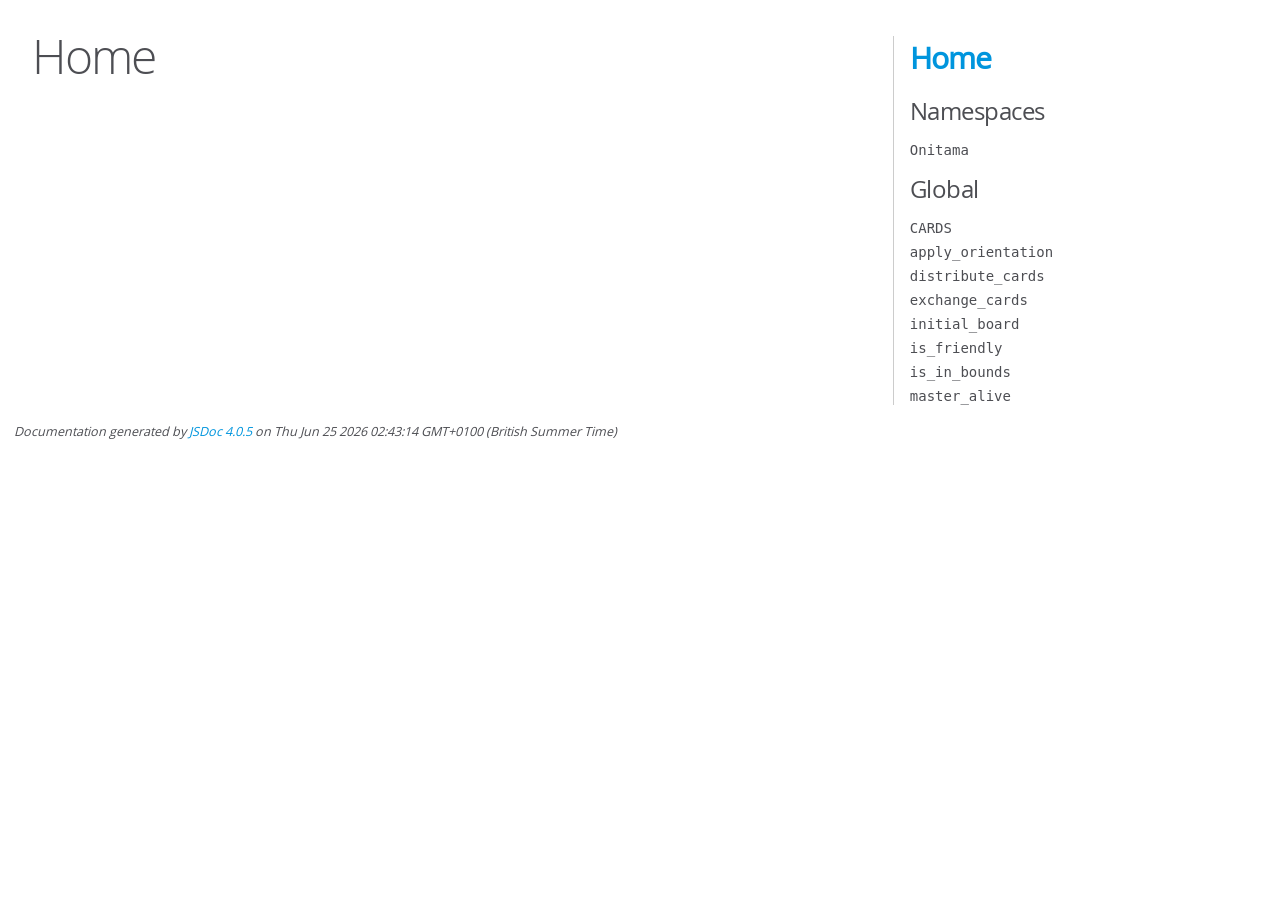
<file: web-app/docs/index.html>
<!DOCTYPE html>
<html lang="en">
<head>
    <meta charset="utf-8">
    <title>JSDoc: Home</title>

    <script src="scripts/prettify/prettify.js"> </script>
    <script src="scripts/prettify/lang-css.js"> </script>
    <!--[if lt IE 9]>
      <script src="//html5shiv.googlecode.com/svn/trunk/html5.js"></script>
    <![endif]-->
    <link type="text/css" rel="stylesheet" href="styles/prettify-tomorrow.css">
    <link type="text/css" rel="stylesheet" href="styles/jsdoc-default.css">
</head>

<body>

<div id="main">

    <h1 class="page-title">Home</h1>

    



    


    <h3> </h3>










    









</div>

<nav>
    <h2><a href="index.html">Home</a></h2><h3>Namespaces</h3><ul><li><a href="Onitama.html">Onitama</a></li></ul><h3>Global</h3><ul><li><a href="global.html#CARDS">CARDS</a></li><li><a href="global.html#apply_orientation">apply_orientation</a></li><li><a href="global.html#distribute_cards">distribute_cards</a></li><li><a href="global.html#exchange_cards">exchange_cards</a></li><li><a href="global.html#initial_board">initial_board</a></li><li><a href="global.html#is_friendly">is_friendly</a></li><li><a href="global.html#is_in_bounds">is_in_bounds</a></li><li><a href="global.html#master_alive">master_alive</a></li></ul>
</nav>

<br class="clear">

<footer>
    Documentation generated by <a href="https://github.com/jsdoc/jsdoc">JSDoc 4.0.5</a> on Thu Jun 25 2026 02:43:14 GMT+0100 (British Summer Time)
</footer>

<script> prettyPrint(); </script>
<script src="scripts/linenumber.js"> </script>
</body>
</html>
</file>
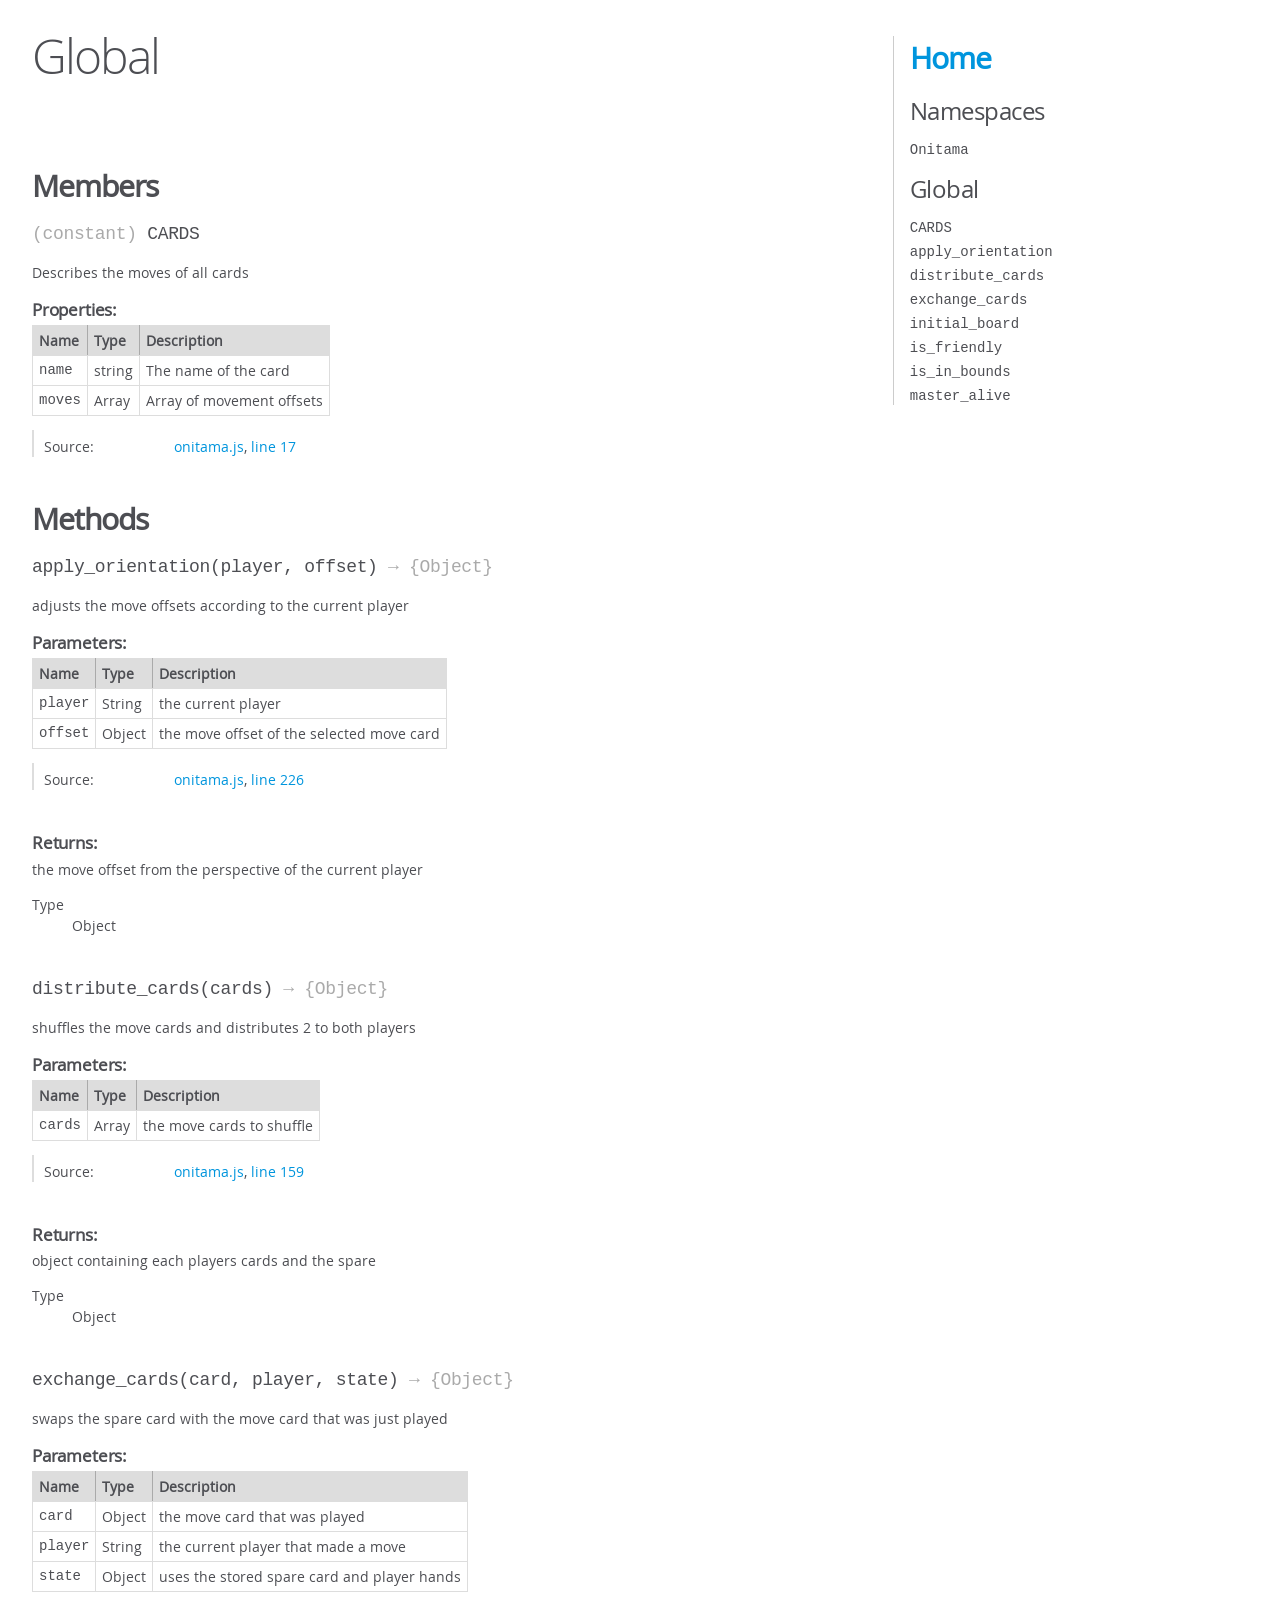
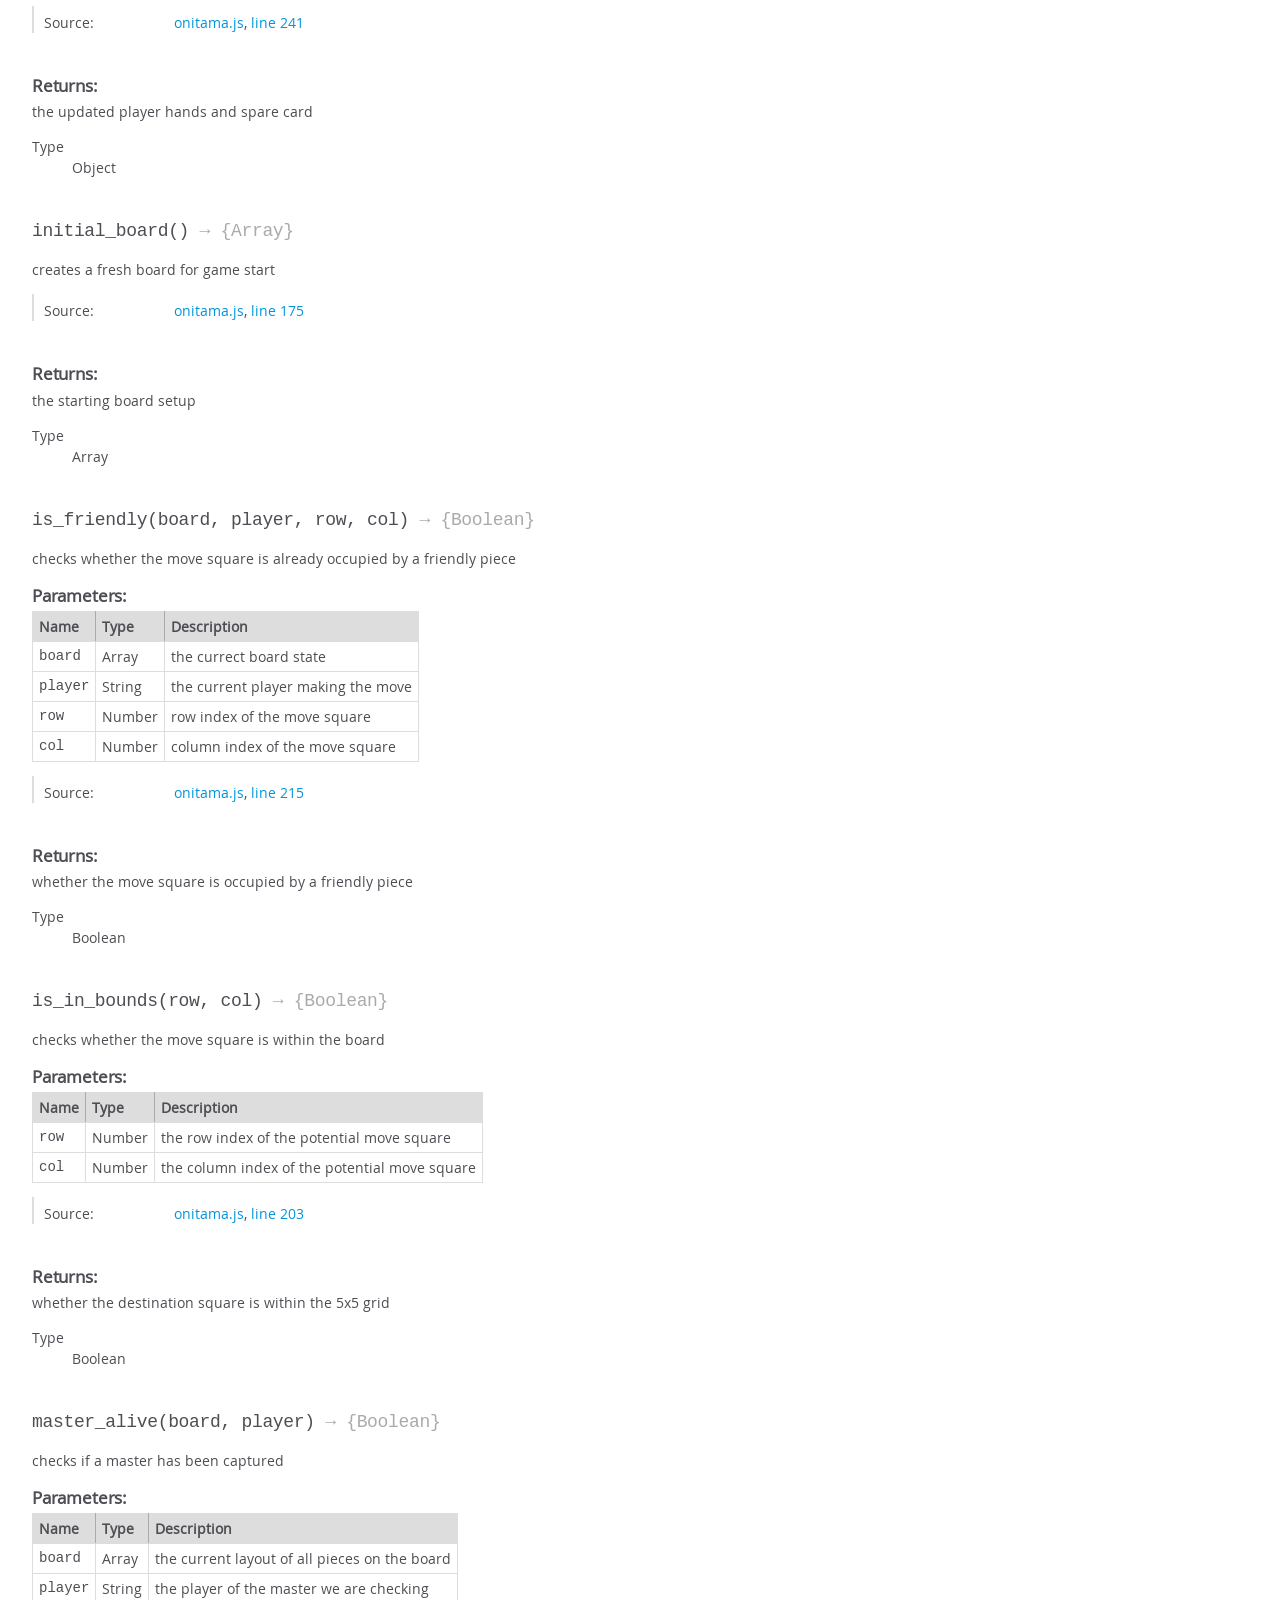
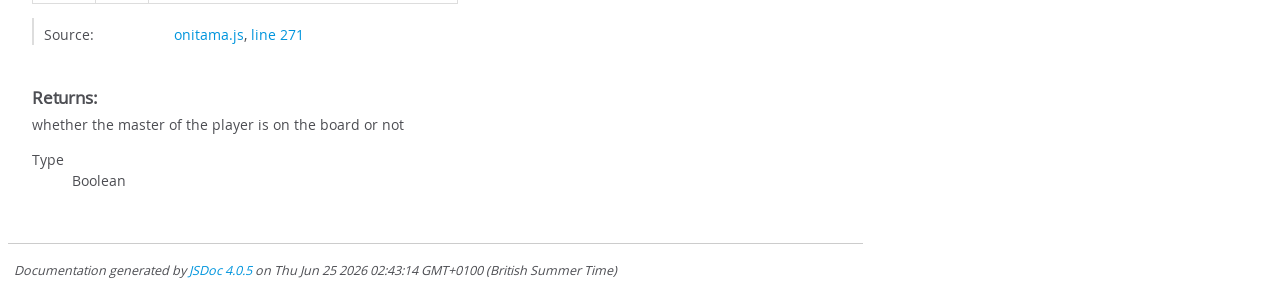
<file: web-app/docs/global.html>
<!DOCTYPE html>
<html lang="en">
<head>
    <meta charset="utf-8">
    <title>JSDoc: Global</title>

    <script src="scripts/prettify/prettify.js"> </script>
    <script src="scripts/prettify/lang-css.js"> </script>
    <!--[if lt IE 9]>
      <script src="//html5shiv.googlecode.com/svn/trunk/html5.js"></script>
    <![endif]-->
    <link type="text/css" rel="stylesheet" href="styles/prettify-tomorrow.css">
    <link type="text/css" rel="stylesheet" href="styles/jsdoc-default.css">
</head>

<body>

<div id="main">

    <h1 class="page-title">Global</h1>

    




<section>

<header>
    
        <h2></h2>
        
    
</header>

<article>
    <div class="container-overview">
    
        

        


<dl class="details">

    

    

    

    

    

    

    

    

    

    

    

    

    

    

    

    
</dl>


        
    
    </div>

    

    

    

    

    

    

    
        <h3 class="subsection-title">Members</h3>

        
            
<h4 class="name" id="CARDS"><span class="type-signature">(constant) </span>CARDS<span class="type-signature"></span></h4>




<div class="description">
    Describes the moves of all cards
</div>







    <h5 class="subsection-title">Properties:</h5>

    

<table class="props">
    <thead>
    <tr>
        
        <th>Name</th>
        

        <th>Type</th>

        

        

        <th class="last">Description</th>
    </tr>
    </thead>

    <tbody>
    

        <tr>
            
                <td class="name"><code>name</code></td>
            

            <td class="type">
            
                
<span class="param-type">string</span>


            
            </td>

            

            

            <td class="description last">The name of the card</td>
        </tr>

    

        <tr>
            
                <td class="name"><code>moves</code></td>
            

            <td class="type">
            
                
<span class="param-type">Array</span>


            
            </td>

            

            

            <td class="description last">Array of movement offsets</td>
        </tr>

    
    </tbody>
</table>




<dl class="details">

    

    

    

    

    

    

    

    

    

    

    

    

    
    <dt class="tag-source">Source:</dt>
    <dd class="tag-source"><ul class="dummy"><li>
        <a href="onitama.js.html">onitama.js</a>, <a href="onitama.js.html#line17">line 17</a>
    </li></ul></dd>
    

    

    

    
</dl>






        
    

    
        <h3 class="subsection-title">Methods</h3>

        
            

    

    
    <h4 class="name" id="apply_orientation"><span class="type-signature"></span>apply_orientation<span class="signature">(player, offset)</span><span class="type-signature"> &rarr; {Object}</span></h4>
    

    



<div class="description">
    adjusts the move offsets according to the current player
</div>









    <h5>Parameters:</h5>
    

<table class="params">
    <thead>
    <tr>
        
        <th>Name</th>
        

        <th>Type</th>

        

        

        <th class="last">Description</th>
    </tr>
    </thead>

    <tbody>
    

        <tr>
            
                <td class="name"><code>player</code></td>
            

            <td class="type">
            
                
<span class="param-type">String</span>


            
            </td>

            

            

            <td class="description last">the current player</td>
        </tr>

    

        <tr>
            
                <td class="name"><code>offset</code></td>
            

            <td class="type">
            
                
<span class="param-type">Object</span>


            
            </td>

            

            

            <td class="description last">the move offset of the selected move card</td>
        </tr>

    
    </tbody>
</table>






<dl class="details">

    

    

    

    

    

    

    

    

    

    

    

    

    
    <dt class="tag-source">Source:</dt>
    <dd class="tag-source"><ul class="dummy"><li>
        <a href="onitama.js.html">onitama.js</a>, <a href="onitama.js.html#line226">line 226</a>
    </li></ul></dd>
    

    

    

    
</dl>















<h5>Returns:</h5>

        
<div class="param-desc">
    the move offset from the perspective of the current player
</div>



<dl>
    <dt>
        Type
    </dt>
    <dd>
        
<span class="param-type">Object</span>


    </dd>
</dl>

    





        
            

    

    
    <h4 class="name" id="distribute_cards"><span class="type-signature"></span>distribute_cards<span class="signature">(cards)</span><span class="type-signature"> &rarr; {Object}</span></h4>
    

    



<div class="description">
    shuffles the move cards and distributes 2 to both players
</div>









    <h5>Parameters:</h5>
    

<table class="params">
    <thead>
    <tr>
        
        <th>Name</th>
        

        <th>Type</th>

        

        

        <th class="last">Description</th>
    </tr>
    </thead>

    <tbody>
    

        <tr>
            
                <td class="name"><code>cards</code></td>
            

            <td class="type">
            
                
<span class="param-type">Array</span>


            
            </td>

            

            

            <td class="description last">the move cards to shuffle</td>
        </tr>

    
    </tbody>
</table>






<dl class="details">

    

    

    

    

    

    

    

    

    

    

    

    

    
    <dt class="tag-source">Source:</dt>
    <dd class="tag-source"><ul class="dummy"><li>
        <a href="onitama.js.html">onitama.js</a>, <a href="onitama.js.html#line159">line 159</a>
    </li></ul></dd>
    

    

    

    
</dl>















<h5>Returns:</h5>

        
<div class="param-desc">
    object containing each players cards and the spare
</div>



<dl>
    <dt>
        Type
    </dt>
    <dd>
        
<span class="param-type">Object</span>


    </dd>
</dl>

    





        
            

    

    
    <h4 class="name" id="exchange_cards"><span class="type-signature"></span>exchange_cards<span class="signature">(card, player, state)</span><span class="type-signature"> &rarr; {Object}</span></h4>
    

    



<div class="description">
    swaps the spare card with the move card that was just played
</div>









    <h5>Parameters:</h5>
    

<table class="params">
    <thead>
    <tr>
        
        <th>Name</th>
        

        <th>Type</th>

        

        

        <th class="last">Description</th>
    </tr>
    </thead>

    <tbody>
    

        <tr>
            
                <td class="name"><code>card</code></td>
            

            <td class="type">
            
                
<span class="param-type">Object</span>


            
            </td>

            

            

            <td class="description last">the move card that was played</td>
        </tr>

    

        <tr>
            
                <td class="name"><code>player</code></td>
            

            <td class="type">
            
                
<span class="param-type">String</span>


            
            </td>

            

            

            <td class="description last">the current player that made a move</td>
        </tr>

    

        <tr>
            
                <td class="name"><code>state</code></td>
            

            <td class="type">
            
                
<span class="param-type">Object</span>


            
            </td>

            

            

            <td class="description last">uses the stored spare card and player hands</td>
        </tr>

    
    </tbody>
</table>






<dl class="details">

    

    

    

    

    

    

    

    

    

    

    

    

    
    <dt class="tag-source">Source:</dt>
    <dd class="tag-source"><ul class="dummy"><li>
        <a href="onitama.js.html">onitama.js</a>, <a href="onitama.js.html#line241">line 241</a>
    </li></ul></dd>
    

    

    

    
</dl>















<h5>Returns:</h5>

        
<div class="param-desc">
    the updated player hands and spare card
</div>



<dl>
    <dt>
        Type
    </dt>
    <dd>
        
<span class="param-type">Object</span>


    </dd>
</dl>

    





        
            

    

    
    <h4 class="name" id="initial_board"><span class="type-signature"></span>initial_board<span class="signature">()</span><span class="type-signature"> &rarr; {Array}</span></h4>
    

    



<div class="description">
    creates a fresh board for game start
</div>













<dl class="details">

    

    

    

    

    

    

    

    

    

    

    

    

    
    <dt class="tag-source">Source:</dt>
    <dd class="tag-source"><ul class="dummy"><li>
        <a href="onitama.js.html">onitama.js</a>, <a href="onitama.js.html#line175">line 175</a>
    </li></ul></dd>
    

    

    

    
</dl>















<h5>Returns:</h5>

        
<div class="param-desc">
    the starting board setup
</div>



<dl>
    <dt>
        Type
    </dt>
    <dd>
        
<span class="param-type">Array</span>


    </dd>
</dl>

    





        
            

    

    
    <h4 class="name" id="is_friendly"><span class="type-signature"></span>is_friendly<span class="signature">(board, player, row, col)</span><span class="type-signature"> &rarr; {Boolean}</span></h4>
    

    



<div class="description">
    checks whether the move square is already occupied by a friendly piece
</div>









    <h5>Parameters:</h5>
    

<table class="params">
    <thead>
    <tr>
        
        <th>Name</th>
        

        <th>Type</th>

        

        

        <th class="last">Description</th>
    </tr>
    </thead>

    <tbody>
    

        <tr>
            
                <td class="name"><code>board</code></td>
            

            <td class="type">
            
                
<span class="param-type">Array</span>


            
            </td>

            

            

            <td class="description last">the currect board state</td>
        </tr>

    

        <tr>
            
                <td class="name"><code>player</code></td>
            

            <td class="type">
            
                
<span class="param-type">String</span>


            
            </td>

            

            

            <td class="description last">the current player making the move</td>
        </tr>

    

        <tr>
            
                <td class="name"><code>row</code></td>
            

            <td class="type">
            
                
<span class="param-type">Number</span>


            
            </td>

            

            

            <td class="description last">row index of the move square</td>
        </tr>

    

        <tr>
            
                <td class="name"><code>col</code></td>
            

            <td class="type">
            
                
<span class="param-type">Number</span>


            
            </td>

            

            

            <td class="description last">column index of the move square</td>
        </tr>

    
    </tbody>
</table>






<dl class="details">

    

    

    

    

    

    

    

    

    

    

    

    

    
    <dt class="tag-source">Source:</dt>
    <dd class="tag-source"><ul class="dummy"><li>
        <a href="onitama.js.html">onitama.js</a>, <a href="onitama.js.html#line215">line 215</a>
    </li></ul></dd>
    

    

    

    
</dl>















<h5>Returns:</h5>

        
<div class="param-desc">
    whether the move square is occupied by a friendly piece
</div>



<dl>
    <dt>
        Type
    </dt>
    <dd>
        
<span class="param-type">Boolean</span>


    </dd>
</dl>

    





        
            

    

    
    <h4 class="name" id="is_in_bounds"><span class="type-signature"></span>is_in_bounds<span class="signature">(row, col)</span><span class="type-signature"> &rarr; {Boolean}</span></h4>
    

    



<div class="description">
    checks whether the move square is within the board
</div>









    <h5>Parameters:</h5>
    

<table class="params">
    <thead>
    <tr>
        
        <th>Name</th>
        

        <th>Type</th>

        

        

        <th class="last">Description</th>
    </tr>
    </thead>

    <tbody>
    

        <tr>
            
                <td class="name"><code>row</code></td>
            

            <td class="type">
            
                
<span class="param-type">Number</span>


            
            </td>

            

            

            <td class="description last">the row index of the potential move square</td>
        </tr>

    

        <tr>
            
                <td class="name"><code>col</code></td>
            

            <td class="type">
            
                
<span class="param-type">Number</span>


            
            </td>

            

            

            <td class="description last">the column index of the potential move square</td>
        </tr>

    
    </tbody>
</table>






<dl class="details">

    

    

    

    

    

    

    

    

    

    

    

    

    
    <dt class="tag-source">Source:</dt>
    <dd class="tag-source"><ul class="dummy"><li>
        <a href="onitama.js.html">onitama.js</a>, <a href="onitama.js.html#line203">line 203</a>
    </li></ul></dd>
    

    

    

    
</dl>















<h5>Returns:</h5>

        
<div class="param-desc">
    whether the destination square is within the 5x5 grid
</div>



<dl>
    <dt>
        Type
    </dt>
    <dd>
        
<span class="param-type">Boolean</span>


    </dd>
</dl>

    





        
            

    

    
    <h4 class="name" id="master_alive"><span class="type-signature"></span>master_alive<span class="signature">(board, player)</span><span class="type-signature"> &rarr; {Boolean}</span></h4>
    

    



<div class="description">
    checks if a master has been captured
</div>









    <h5>Parameters:</h5>
    

<table class="params">
    <thead>
    <tr>
        
        <th>Name</th>
        

        <th>Type</th>

        

        

        <th class="last">Description</th>
    </tr>
    </thead>

    <tbody>
    

        <tr>
            
                <td class="name"><code>board</code></td>
            

            <td class="type">
            
                
<span class="param-type">Array</span>


            
            </td>

            

            

            <td class="description last">the current layout of all pieces on the board</td>
        </tr>

    

        <tr>
            
                <td class="name"><code>player</code></td>
            

            <td class="type">
            
                
<span class="param-type">String</span>


            
            </td>

            

            

            <td class="description last">the player of the master we are checking</td>
        </tr>

    
    </tbody>
</table>






<dl class="details">

    

    

    

    

    

    

    

    

    

    

    

    

    
    <dt class="tag-source">Source:</dt>
    <dd class="tag-source"><ul class="dummy"><li>
        <a href="onitama.js.html">onitama.js</a>, <a href="onitama.js.html#line271">line 271</a>
    </li></ul></dd>
    

    

    

    
</dl>















<h5>Returns:</h5>

        
<div class="param-desc">
    whether the master of the player is on the board or not
</div>



<dl>
    <dt>
        Type
    </dt>
    <dd>
        
<span class="param-type">Boolean</span>


    </dd>
</dl>

    





        
    

    

    
</article>

</section>




</div>

<nav>
    <h2><a href="index.html">Home</a></h2><h3>Namespaces</h3><ul><li><a href="Onitama.html">Onitama</a></li></ul><h3>Global</h3><ul><li><a href="global.html#CARDS">CARDS</a></li><li><a href="global.html#apply_orientation">apply_orientation</a></li><li><a href="global.html#distribute_cards">distribute_cards</a></li><li><a href="global.html#exchange_cards">exchange_cards</a></li><li><a href="global.html#initial_board">initial_board</a></li><li><a href="global.html#is_friendly">is_friendly</a></li><li><a href="global.html#is_in_bounds">is_in_bounds</a></li><li><a href="global.html#master_alive">master_alive</a></li></ul>
</nav>

<br class="clear">

<footer>
    Documentation generated by <a href="https://github.com/jsdoc/jsdoc">JSDoc 4.0.5</a> on Thu Jun 25 2026 02:43:14 GMT+0100 (British Summer Time)
</footer>

<script> prettyPrint(); </script>
<script src="scripts/linenumber.js"> </script>
</body>
</html>
</file>
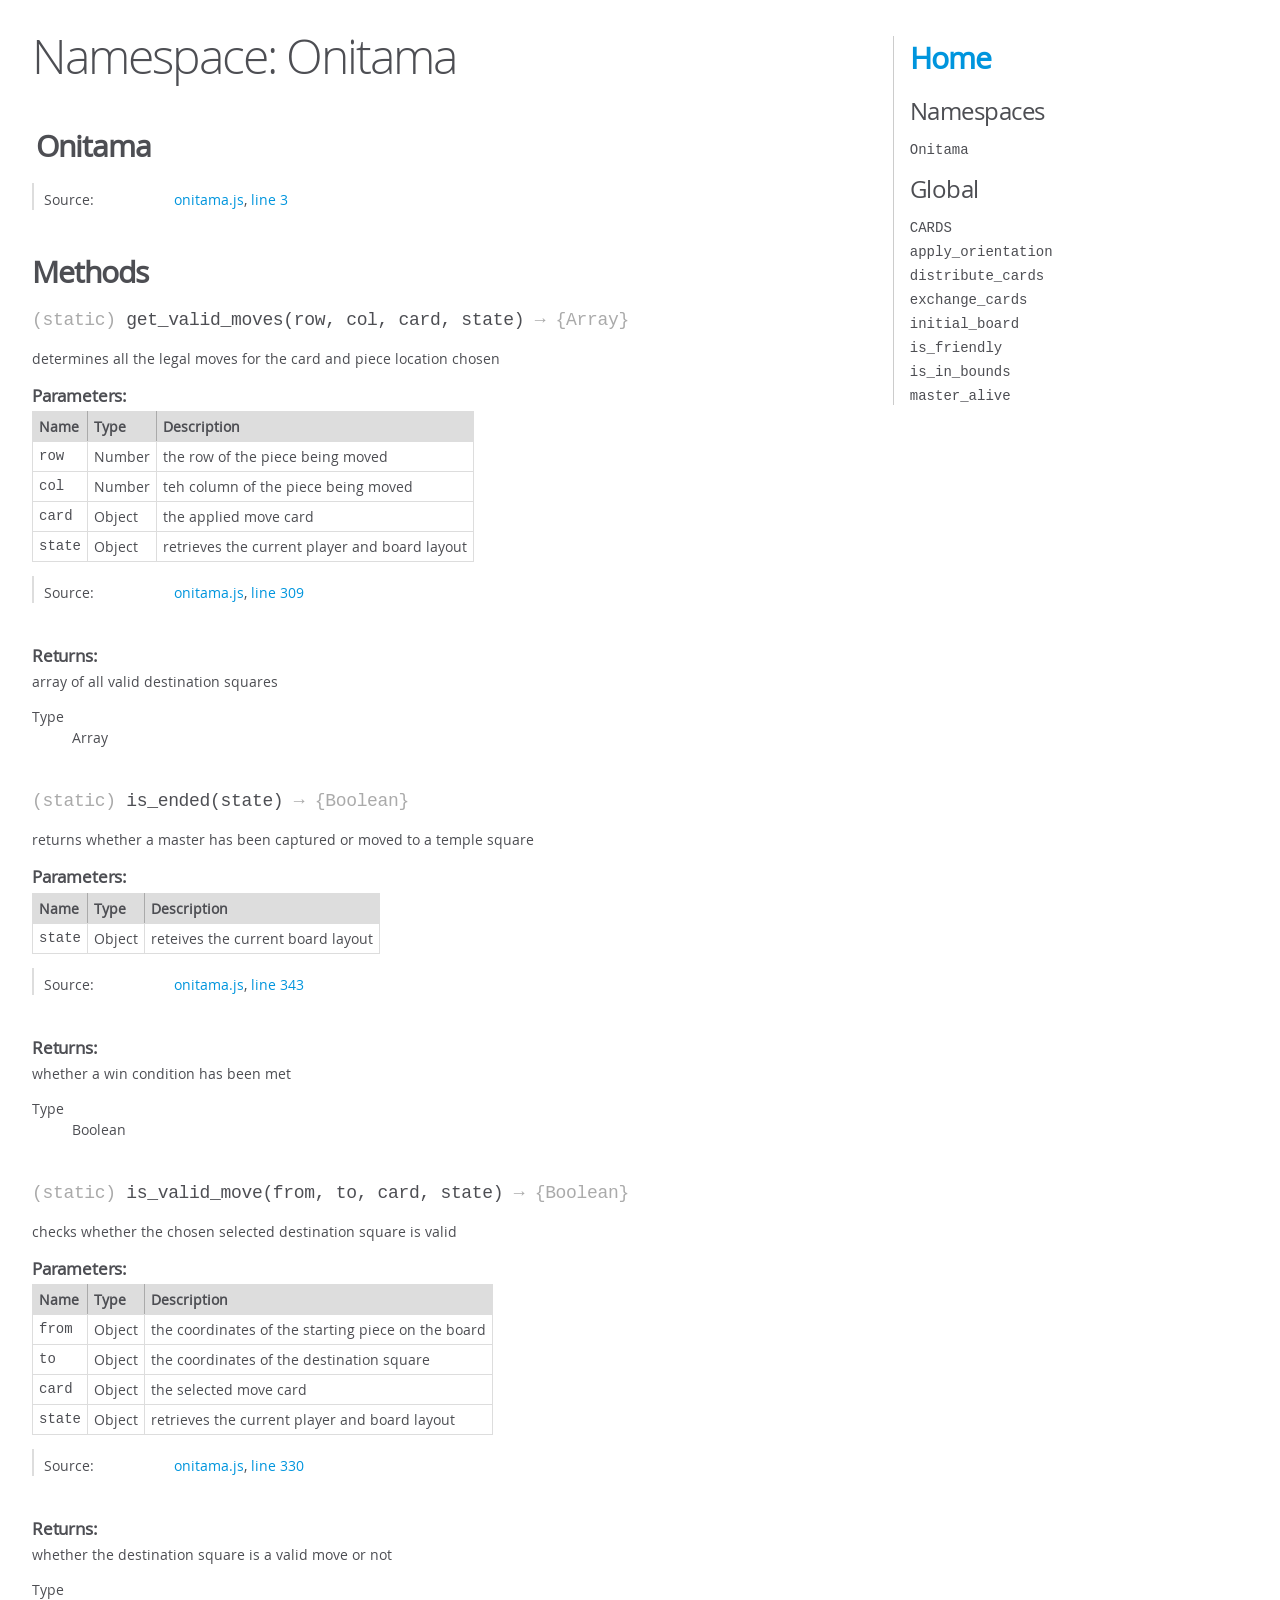
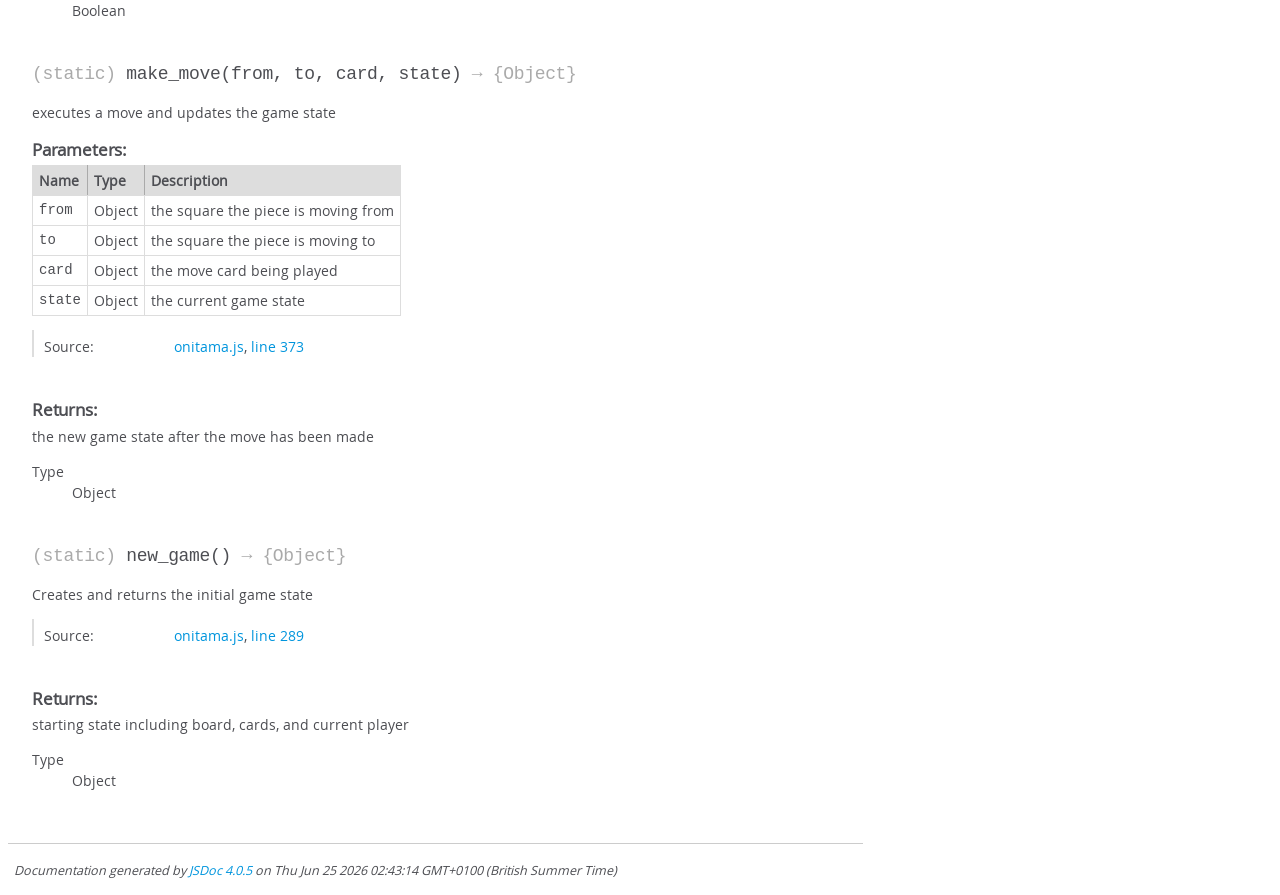
<file: web-app/docs/Onitama.html>
<!DOCTYPE html>
<html lang="en">
<head>
    <meta charset="utf-8">
    <title>JSDoc: Namespace: Onitama</title>

    <script src="scripts/prettify/prettify.js"> </script>
    <script src="scripts/prettify/lang-css.js"> </script>
    <!--[if lt IE 9]>
      <script src="//html5shiv.googlecode.com/svn/trunk/html5.js"></script>
    <![endif]-->
    <link type="text/css" rel="stylesheet" href="styles/prettify-tomorrow.css">
    <link type="text/css" rel="stylesheet" href="styles/jsdoc-default.css">
</head>

<body>

<div id="main">

    <h1 class="page-title">Namespace: Onitama</h1>

    




<section>

<header>
    
        <h2>Onitama</h2>
        
    
</header>

<article>
    <div class="container-overview">
    
        

        


<dl class="details">

    

    

    

    

    

    

    

    

    

    

    

    

    
    <dt class="tag-source">Source:</dt>
    <dd class="tag-source"><ul class="dummy"><li>
        <a href="onitama.js.html">onitama.js</a>, <a href="onitama.js.html#line3">line 3</a>
    </li></ul></dd>
    

    

    

    
</dl>


        
    
    </div>

    

    

    

    

    

    

    

    
        <h3 class="subsection-title">Methods</h3>

        
            

    

    
    <h4 class="name" id=".get_valid_moves"><span class="type-signature">(static) </span>get_valid_moves<span class="signature">(row, col, card, state)</span><span class="type-signature"> &rarr; {Array}</span></h4>
    

    



<div class="description">
    determines all the legal moves for the card and piece location chosen
</div>









    <h5>Parameters:</h5>
    

<table class="params">
    <thead>
    <tr>
        
        <th>Name</th>
        

        <th>Type</th>

        

        

        <th class="last">Description</th>
    </tr>
    </thead>

    <tbody>
    

        <tr>
            
                <td class="name"><code>row</code></td>
            

            <td class="type">
            
                
<span class="param-type">Number</span>


            
            </td>

            

            

            <td class="description last">the row of the piece being moved</td>
        </tr>

    

        <tr>
            
                <td class="name"><code>col</code></td>
            

            <td class="type">
            
                
<span class="param-type">Number</span>


            
            </td>

            

            

            <td class="description last">teh column of the piece being moved</td>
        </tr>

    

        <tr>
            
                <td class="name"><code>card</code></td>
            

            <td class="type">
            
                
<span class="param-type">Object</span>


            
            </td>

            

            

            <td class="description last">the applied move card</td>
        </tr>

    

        <tr>
            
                <td class="name"><code>state</code></td>
            

            <td class="type">
            
                
<span class="param-type">Object</span>


            
            </td>

            

            

            <td class="description last">retrieves the current player and board layout</td>
        </tr>

    
    </tbody>
</table>






<dl class="details">

    

    

    

    

    

    

    

    

    

    

    

    

    
    <dt class="tag-source">Source:</dt>
    <dd class="tag-source"><ul class="dummy"><li>
        <a href="onitama.js.html">onitama.js</a>, <a href="onitama.js.html#line309">line 309</a>
    </li></ul></dd>
    

    

    

    
</dl>















<h5>Returns:</h5>

        
<div class="param-desc">
    array of all valid destination squares
</div>



<dl>
    <dt>
        Type
    </dt>
    <dd>
        
<span class="param-type">Array</span>


    </dd>
</dl>

    





        
            

    

    
    <h4 class="name" id=".is_ended"><span class="type-signature">(static) </span>is_ended<span class="signature">(state)</span><span class="type-signature"> &rarr; {Boolean}</span></h4>
    

    



<div class="description">
    returns whether a master has been captured or moved to a temple square
</div>









    <h5>Parameters:</h5>
    

<table class="params">
    <thead>
    <tr>
        
        <th>Name</th>
        

        <th>Type</th>

        

        

        <th class="last">Description</th>
    </tr>
    </thead>

    <tbody>
    

        <tr>
            
                <td class="name"><code>state</code></td>
            

            <td class="type">
            
                
<span class="param-type">Object</span>


            
            </td>

            

            

            <td class="description last">reteives the current board layout</td>
        </tr>

    
    </tbody>
</table>






<dl class="details">

    

    

    

    

    

    

    

    

    

    

    

    

    
    <dt class="tag-source">Source:</dt>
    <dd class="tag-source"><ul class="dummy"><li>
        <a href="onitama.js.html">onitama.js</a>, <a href="onitama.js.html#line343">line 343</a>
    </li></ul></dd>
    

    

    

    
</dl>















<h5>Returns:</h5>

        
<div class="param-desc">
    whether a win condition has been met
</div>



<dl>
    <dt>
        Type
    </dt>
    <dd>
        
<span class="param-type">Boolean</span>


    </dd>
</dl>

    





        
            

    

    
    <h4 class="name" id=".is_valid_move"><span class="type-signature">(static) </span>is_valid_move<span class="signature">(from, to, card, state)</span><span class="type-signature"> &rarr; {Boolean}</span></h4>
    

    



<div class="description">
    checks whether the chosen selected destination square is valid
</div>









    <h5>Parameters:</h5>
    

<table class="params">
    <thead>
    <tr>
        
        <th>Name</th>
        

        <th>Type</th>

        

        

        <th class="last">Description</th>
    </tr>
    </thead>

    <tbody>
    

        <tr>
            
                <td class="name"><code>from</code></td>
            

            <td class="type">
            
                
<span class="param-type">Object</span>


            
            </td>

            

            

            <td class="description last">the coordinates of the starting piece on the board</td>
        </tr>

    

        <tr>
            
                <td class="name"><code>to</code></td>
            

            <td class="type">
            
                
<span class="param-type">Object</span>


            
            </td>

            

            

            <td class="description last">the coordinates of the destination square</td>
        </tr>

    

        <tr>
            
                <td class="name"><code>card</code></td>
            

            <td class="type">
            
                
<span class="param-type">Object</span>


            
            </td>

            

            

            <td class="description last">the selected move card</td>
        </tr>

    

        <tr>
            
                <td class="name"><code>state</code></td>
            

            <td class="type">
            
                
<span class="param-type">Object</span>


            
            </td>

            

            

            <td class="description last">retrieves the current player and board layout</td>
        </tr>

    
    </tbody>
</table>






<dl class="details">

    

    

    

    

    

    

    

    

    

    

    

    

    
    <dt class="tag-source">Source:</dt>
    <dd class="tag-source"><ul class="dummy"><li>
        <a href="onitama.js.html">onitama.js</a>, <a href="onitama.js.html#line330">line 330</a>
    </li></ul></dd>
    

    

    

    
</dl>















<h5>Returns:</h5>

        
<div class="param-desc">
    whether the destination square is a valid move or not
</div>



<dl>
    <dt>
        Type
    </dt>
    <dd>
        
<span class="param-type">Boolean</span>


    </dd>
</dl>

    





        
            

    

    
    <h4 class="name" id=".make_move"><span class="type-signature">(static) </span>make_move<span class="signature">(from, to, card, state)</span><span class="type-signature"> &rarr; {Object}</span></h4>
    

    



<div class="description">
    executes a move and updates the game state
</div>









    <h5>Parameters:</h5>
    

<table class="params">
    <thead>
    <tr>
        
        <th>Name</th>
        

        <th>Type</th>

        

        

        <th class="last">Description</th>
    </tr>
    </thead>

    <tbody>
    

        <tr>
            
                <td class="name"><code>from</code></td>
            

            <td class="type">
            
                
<span class="param-type">Object</span>


            
            </td>

            

            

            <td class="description last">the square the piece is moving from</td>
        </tr>

    

        <tr>
            
                <td class="name"><code>to</code></td>
            

            <td class="type">
            
                
<span class="param-type">Object</span>


            
            </td>

            

            

            <td class="description last">the square the piece is moving to</td>
        </tr>

    

        <tr>
            
                <td class="name"><code>card</code></td>
            

            <td class="type">
            
                
<span class="param-type">Object</span>


            
            </td>

            

            

            <td class="description last">the move card being played</td>
        </tr>

    

        <tr>
            
                <td class="name"><code>state</code></td>
            

            <td class="type">
            
                
<span class="param-type">Object</span>


            
            </td>

            

            

            <td class="description last">the current game state</td>
        </tr>

    
    </tbody>
</table>






<dl class="details">

    

    

    

    

    

    

    

    

    

    

    

    

    
    <dt class="tag-source">Source:</dt>
    <dd class="tag-source"><ul class="dummy"><li>
        <a href="onitama.js.html">onitama.js</a>, <a href="onitama.js.html#line373">line 373</a>
    </li></ul></dd>
    

    

    

    
</dl>















<h5>Returns:</h5>

        
<div class="param-desc">
    the new game state after the move has been made
</div>



<dl>
    <dt>
        Type
    </dt>
    <dd>
        
<span class="param-type">Object</span>


    </dd>
</dl>

    





        
            

    

    
    <h4 class="name" id=".new_game"><span class="type-signature">(static) </span>new_game<span class="signature">()</span><span class="type-signature"> &rarr; {Object}</span></h4>
    

    



<div class="description">
    Creates and returns the initial game state
</div>













<dl class="details">

    

    

    

    

    

    

    

    

    

    

    

    

    
    <dt class="tag-source">Source:</dt>
    <dd class="tag-source"><ul class="dummy"><li>
        <a href="onitama.js.html">onitama.js</a>, <a href="onitama.js.html#line289">line 289</a>
    </li></ul></dd>
    

    

    

    
</dl>















<h5>Returns:</h5>

        
<div class="param-desc">
    starting state including board, cards, and current player
</div>



<dl>
    <dt>
        Type
    </dt>
    <dd>
        
<span class="param-type">Object</span>


    </dd>
</dl>

    





        
    

    

    
</article>

</section>




</div>

<nav>
    <h2><a href="index.html">Home</a></h2><h3>Namespaces</h3><ul><li><a href="Onitama.html">Onitama</a></li></ul><h3>Global</h3><ul><li><a href="global.html#CARDS">CARDS</a></li><li><a href="global.html#apply_orientation">apply_orientation</a></li><li><a href="global.html#distribute_cards">distribute_cards</a></li><li><a href="global.html#exchange_cards">exchange_cards</a></li><li><a href="global.html#initial_board">initial_board</a></li><li><a href="global.html#is_friendly">is_friendly</a></li><li><a href="global.html#is_in_bounds">is_in_bounds</a></li><li><a href="global.html#master_alive">master_alive</a></li></ul>
</nav>

<br class="clear">

<footer>
    Documentation generated by <a href="https://github.com/jsdoc/jsdoc">JSDoc 4.0.5</a> on Thu Jun 25 2026 02:43:14 GMT+0100 (British Summer Time)
</footer>

<script> prettyPrint(); </script>
<script src="scripts/linenumber.js"> </script>
</body>
</html>
</file>
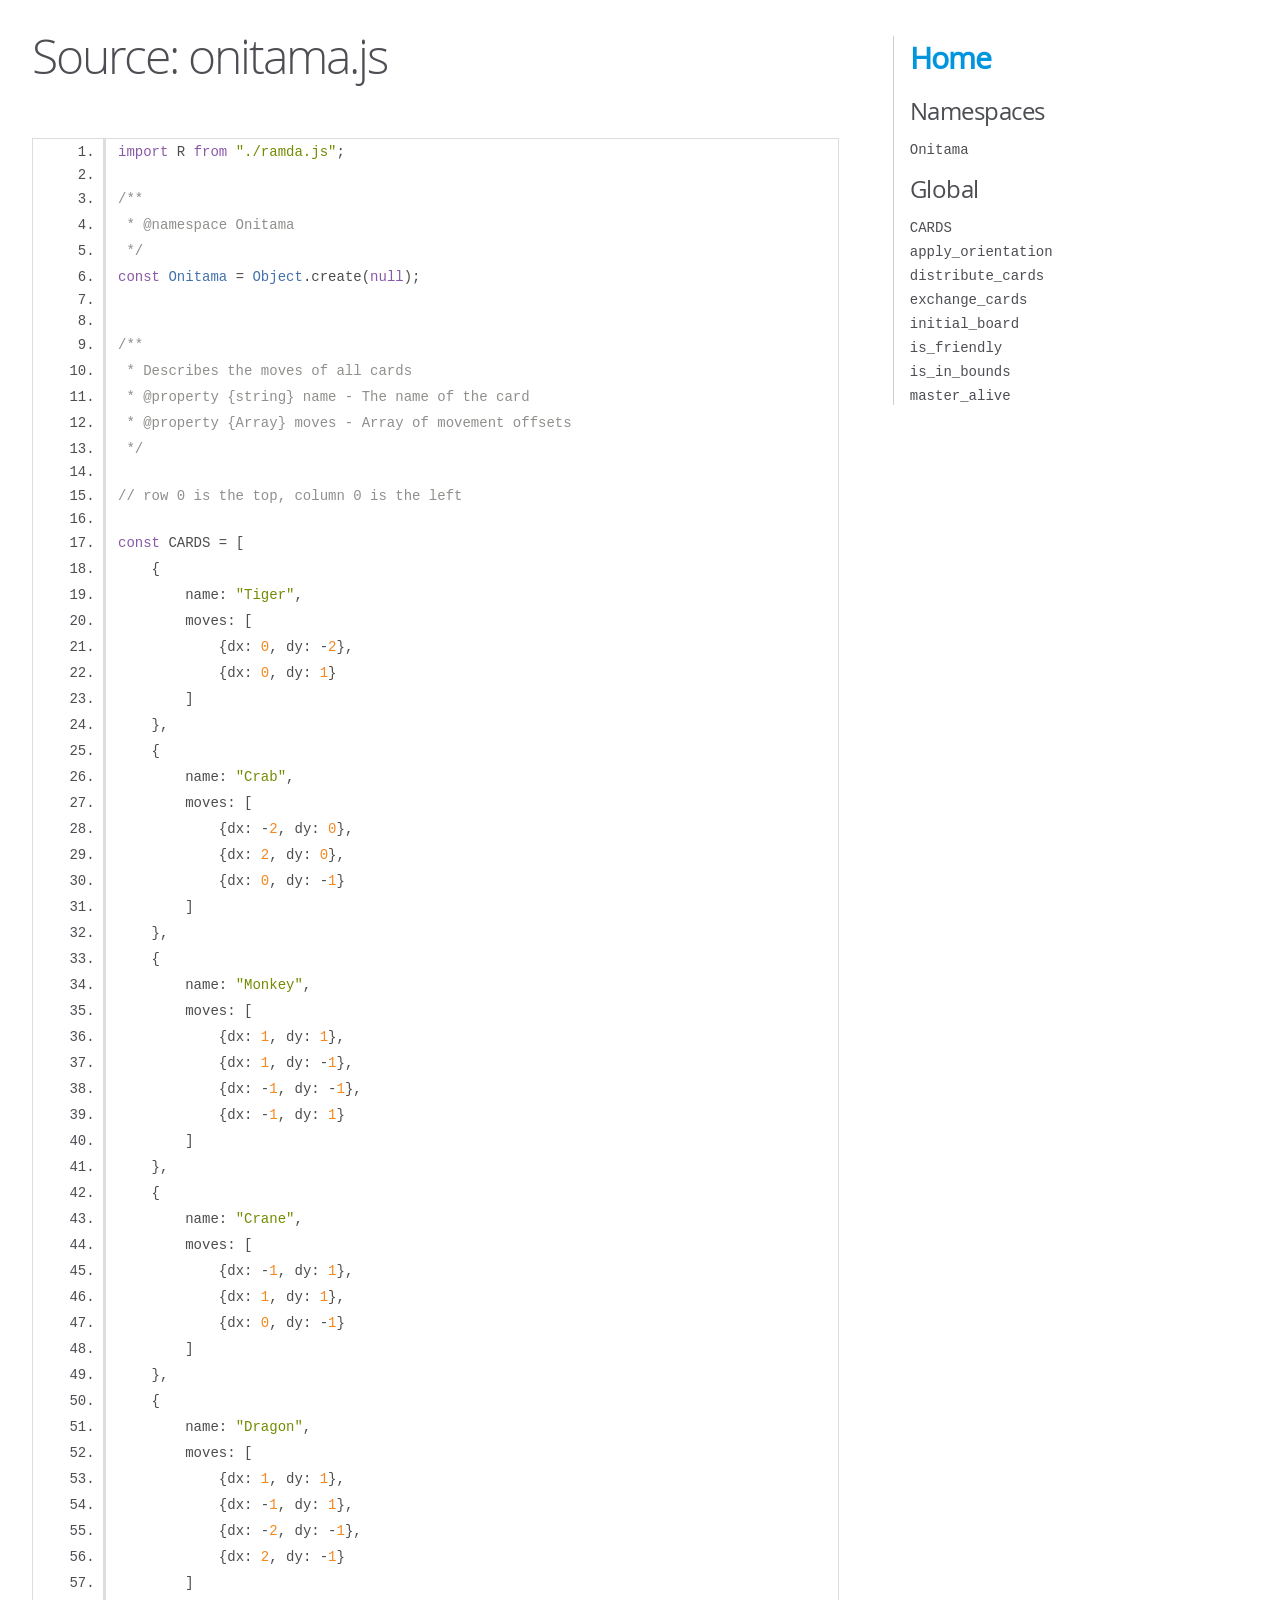
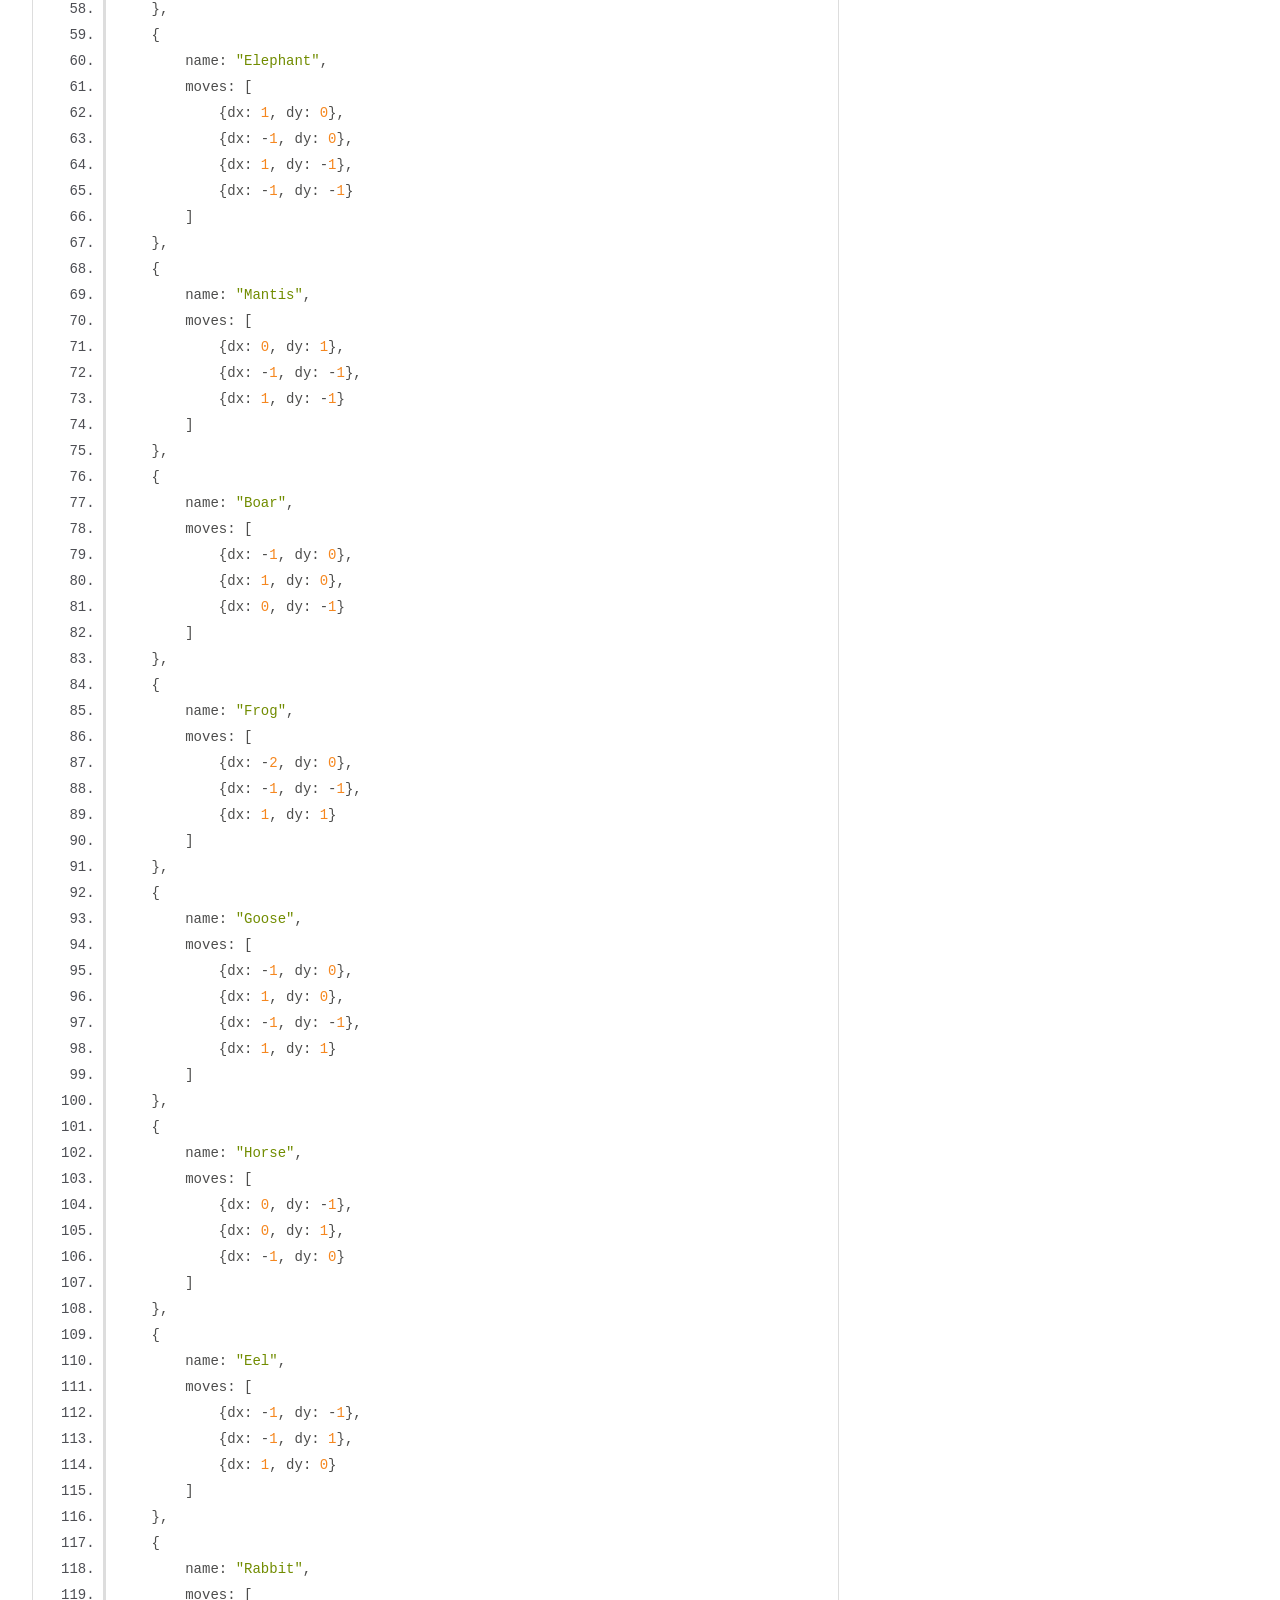
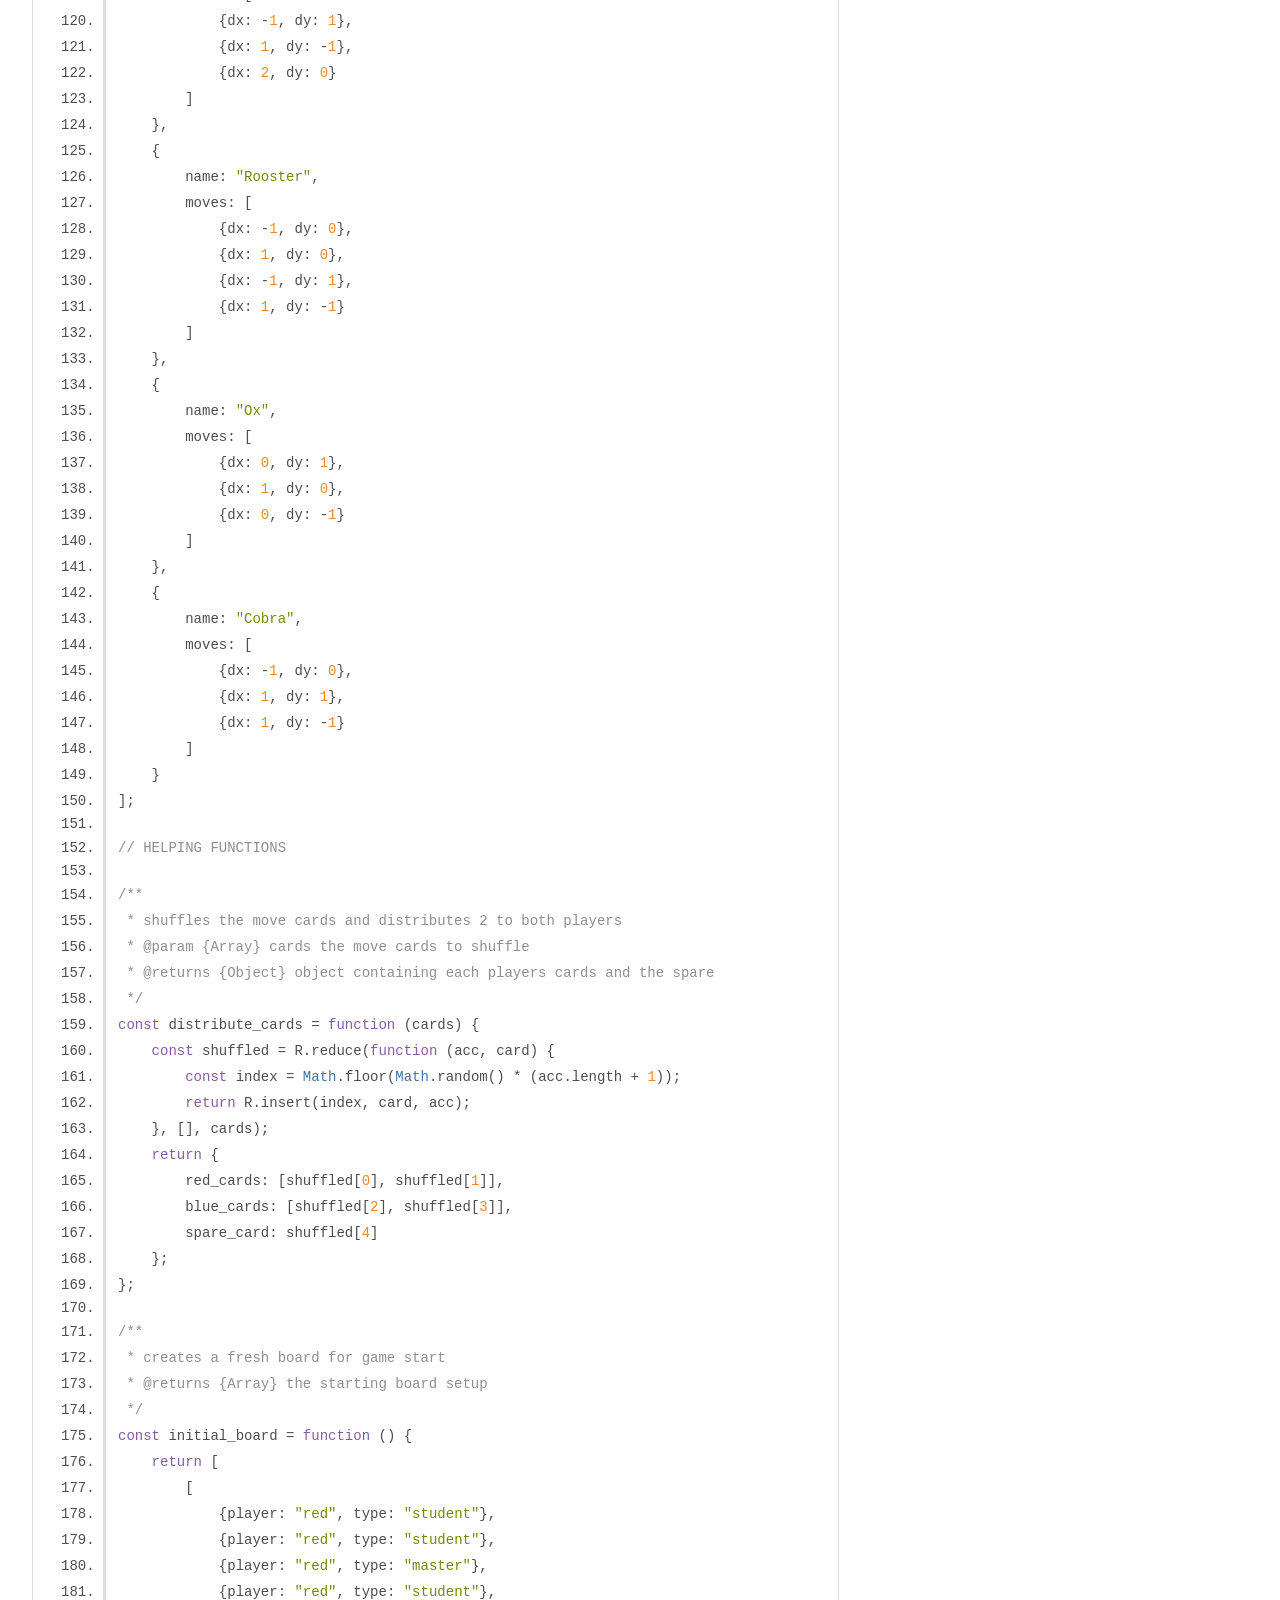
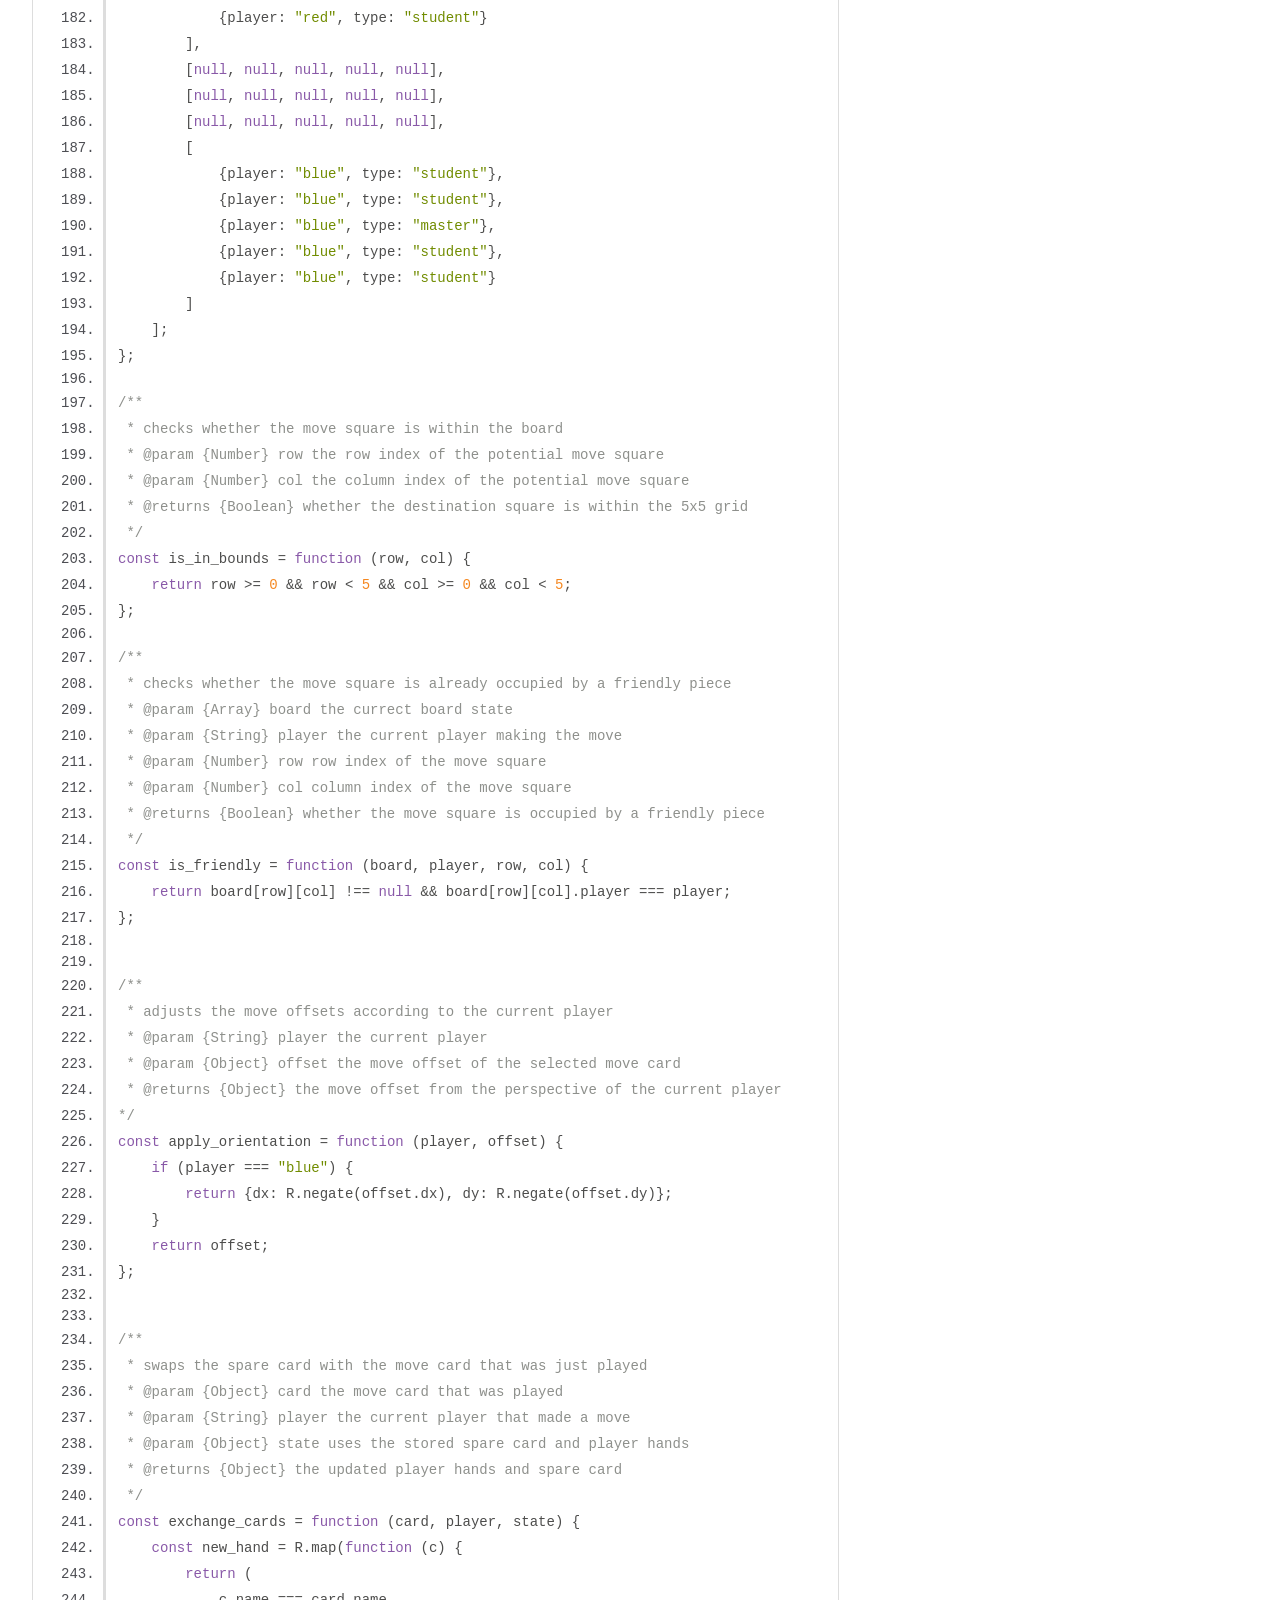
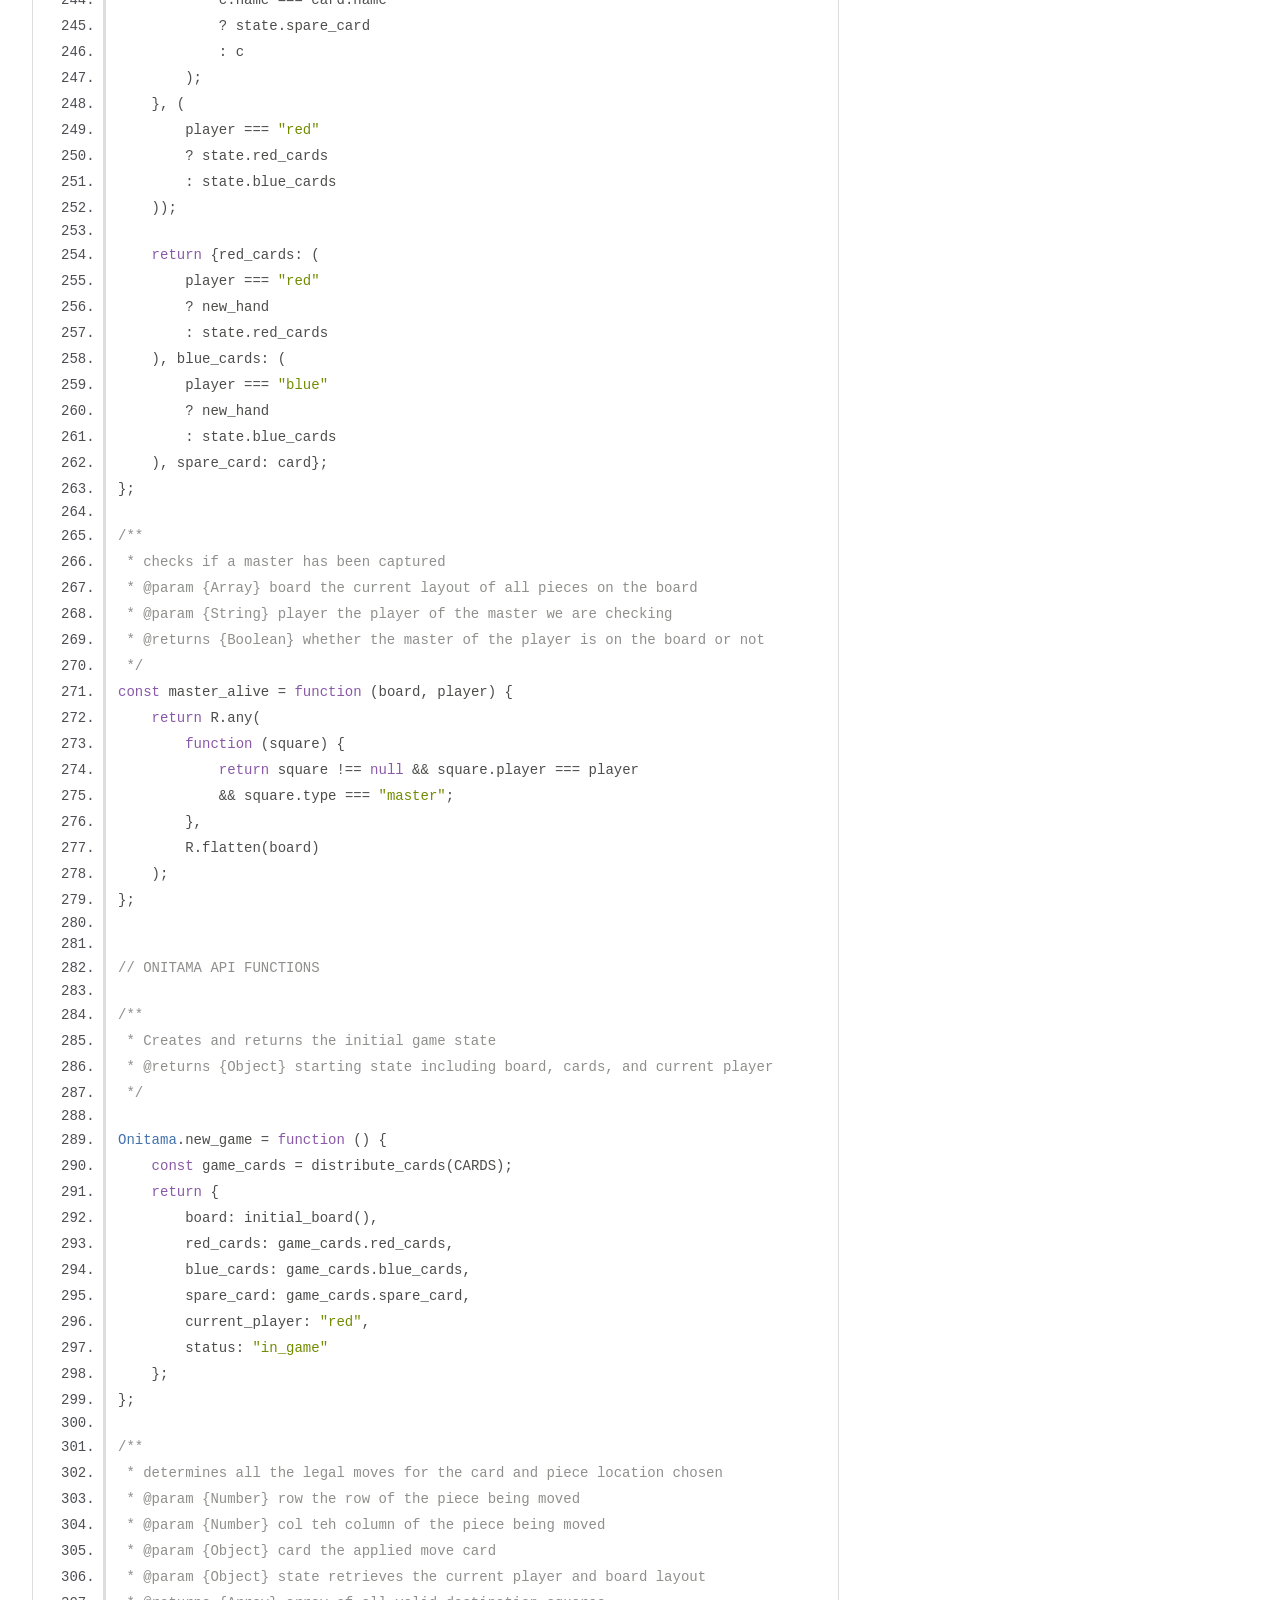
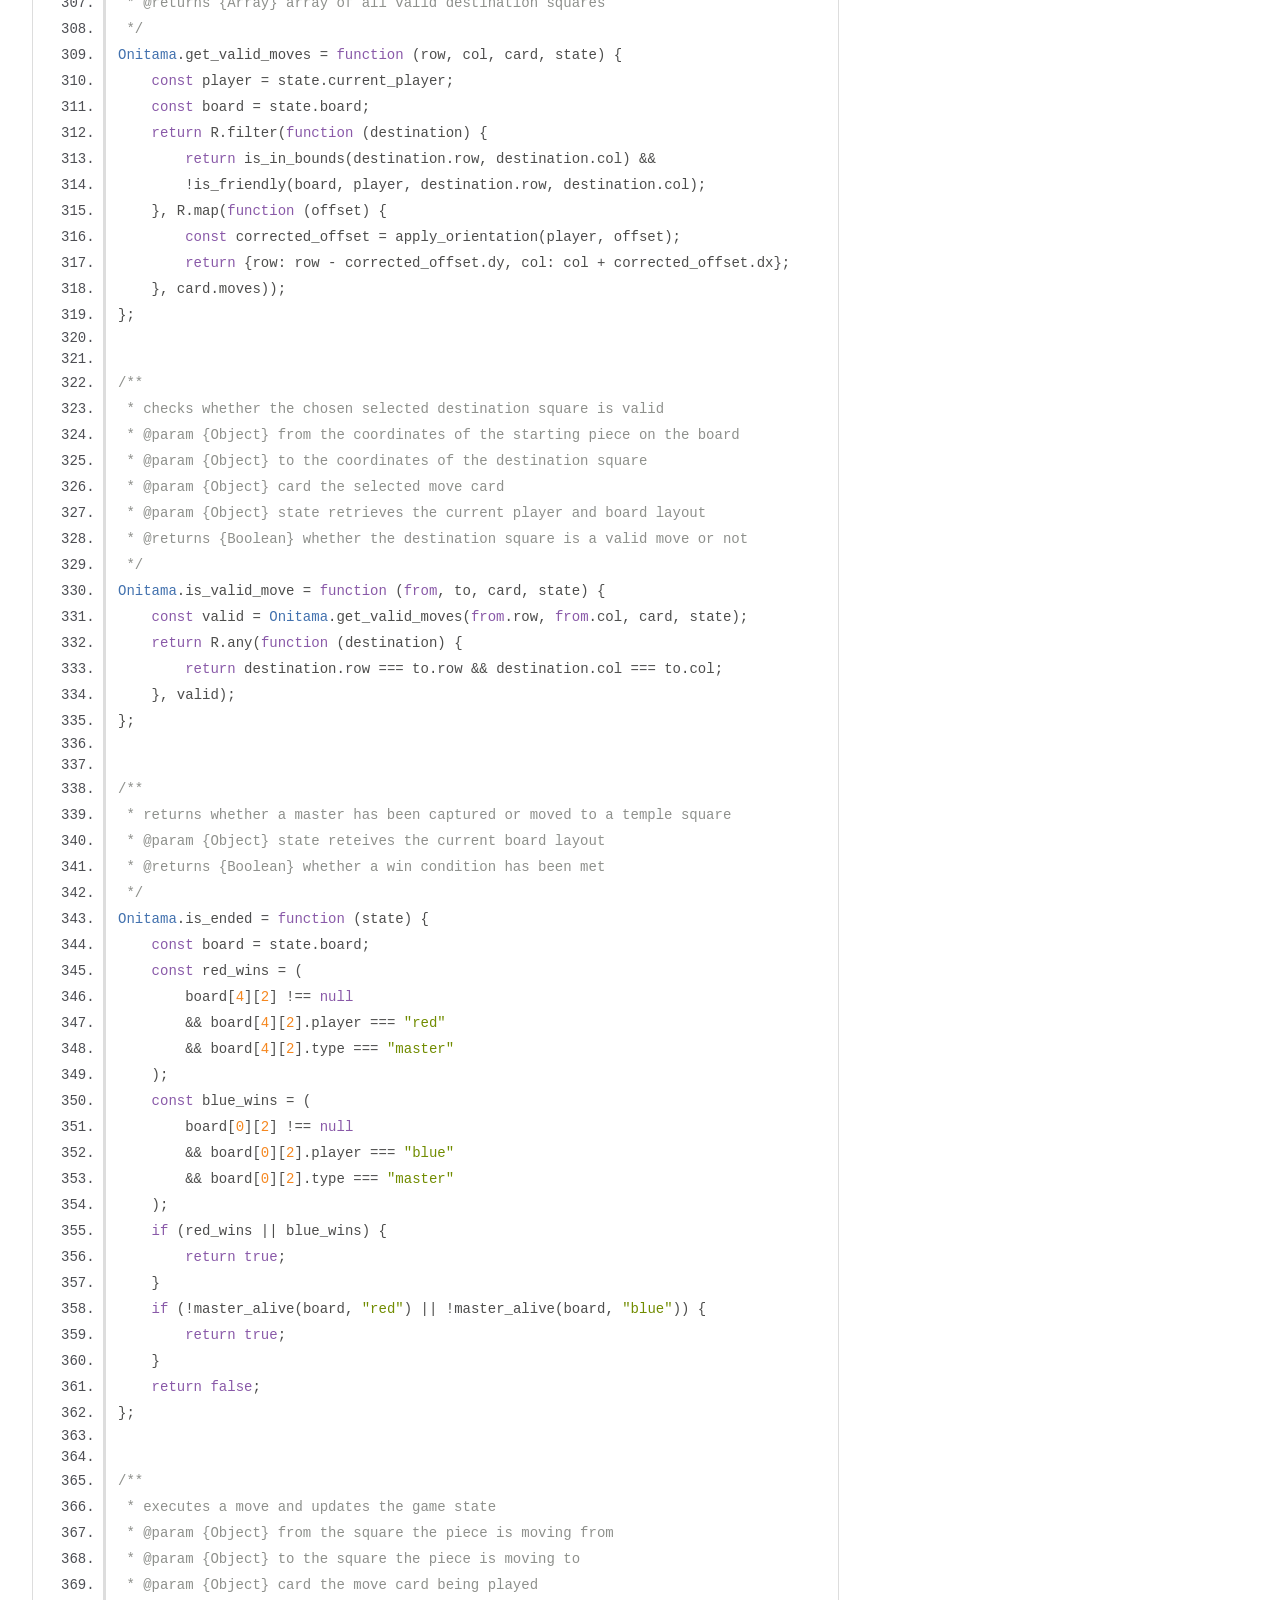
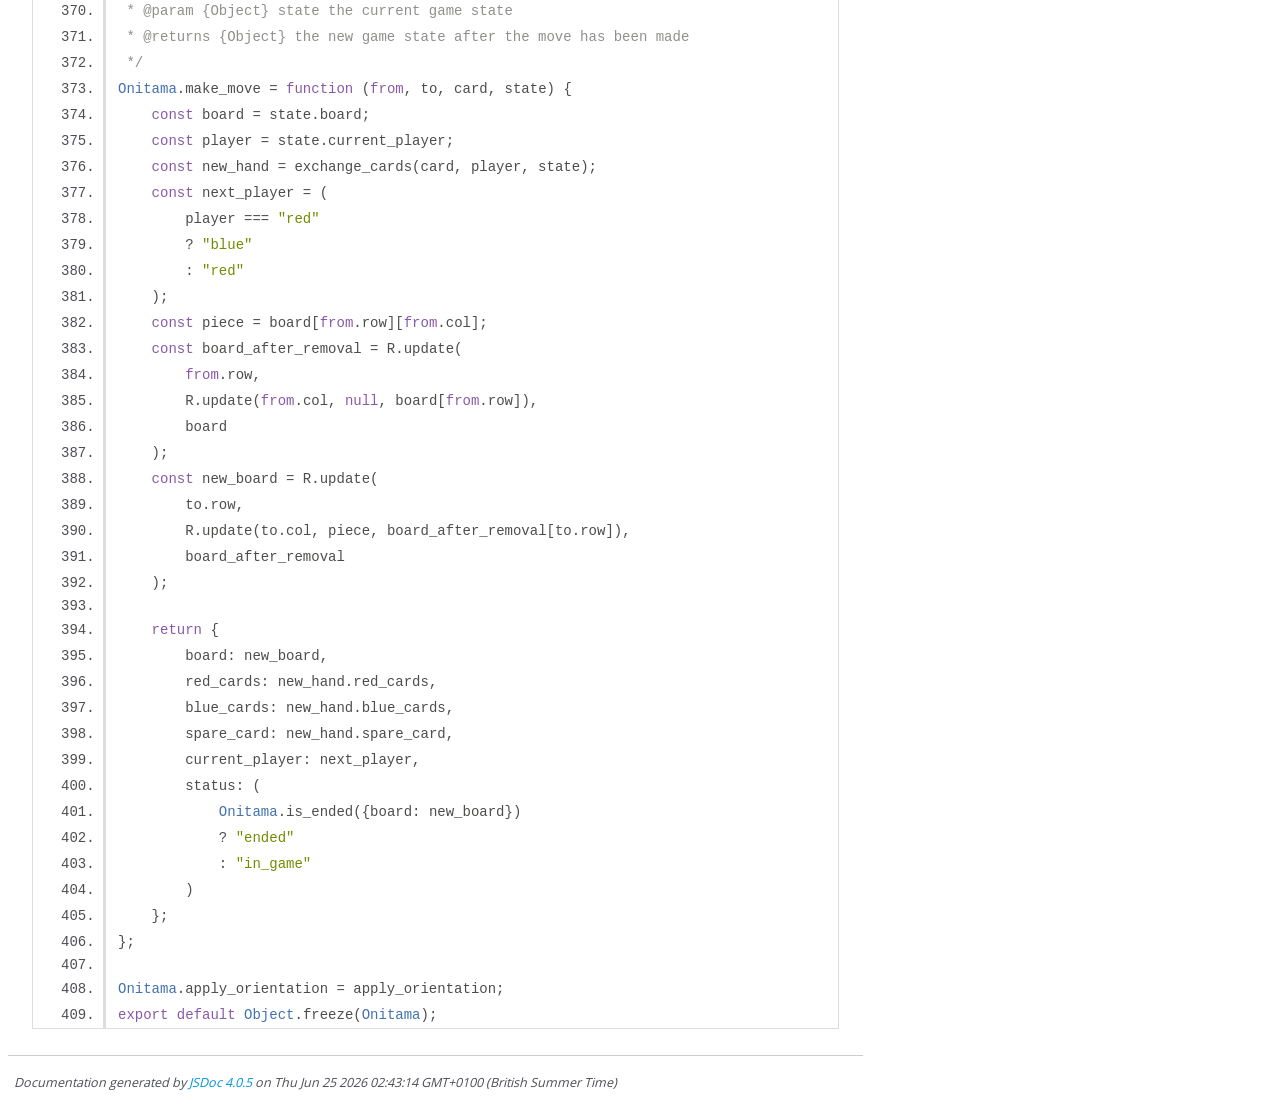
<file: web-app/docs/onitama.js.html>
<!DOCTYPE html>
<html lang="en">
<head>
    <meta charset="utf-8">
    <title>JSDoc: Source: onitama.js</title>

    <script src="scripts/prettify/prettify.js"> </script>
    <script src="scripts/prettify/lang-css.js"> </script>
    <!--[if lt IE 9]>
      <script src="//html5shiv.googlecode.com/svn/trunk/html5.js"></script>
    <![endif]-->
    <link type="text/css" rel="stylesheet" href="styles/prettify-tomorrow.css">
    <link type="text/css" rel="stylesheet" href="styles/jsdoc-default.css">
</head>

<body>

<div id="main">

    <h1 class="page-title">Source: onitama.js</h1>

    



    
    <section>
        <article>
            <pre class="prettyprint source linenums"><code>import R from "./ramda.js";

/**
 * @namespace Onitama
 */
const Onitama = Object.create(null);


/**
 * Describes the moves of all cards
 * @property {string} name - The name of the card
 * @property {Array} moves - Array of movement offsets
 */

// row 0 is the top, column 0 is the left

const CARDS = [
    {
        name: "Tiger",
        moves: [
            {dx: 0, dy: -2},
            {dx: 0, dy: 1}
        ]
    },
    {
        name: "Crab",
        moves: [
            {dx: -2, dy: 0},
            {dx: 2, dy: 0},
            {dx: 0, dy: -1}
        ]
    },
    {
        name: "Monkey",
        moves: [
            {dx: 1, dy: 1},
            {dx: 1, dy: -1},
            {dx: -1, dy: -1},
            {dx: -1, dy: 1}
        ]
    },
    {
        name: "Crane",
        moves: [
            {dx: -1, dy: 1},
            {dx: 1, dy: 1},
            {dx: 0, dy: -1}
        ]
    },
    {
        name: "Dragon",
        moves: [
            {dx: 1, dy: 1},
            {dx: -1, dy: 1},
            {dx: -2, dy: -1},
            {dx: 2, dy: -1}
        ]
    },
    {
        name: "Elephant",
        moves: [
            {dx: 1, dy: 0},
            {dx: -1, dy: 0},
            {dx: 1, dy: -1},
            {dx: -1, dy: -1}
        ]
    },
    {
        name: "Mantis",
        moves: [
            {dx: 0, dy: 1},
            {dx: -1, dy: -1},
            {dx: 1, dy: -1}
        ]
    },
    {
        name: "Boar",
        moves: [
            {dx: -1, dy: 0},
            {dx: 1, dy: 0},
            {dx: 0, dy: -1}
        ]
    },
    {
        name: "Frog",
        moves: [
            {dx: -2, dy: 0},
            {dx: -1, dy: -1},
            {dx: 1, dy: 1}
        ]
    },
    {
        name: "Goose",
        moves: [
            {dx: -1, dy: 0},
            {dx: 1, dy: 0},
            {dx: -1, dy: -1},
            {dx: 1, dy: 1}
        ]
    },
    {
        name: "Horse",
        moves: [
            {dx: 0, dy: -1},
            {dx: 0, dy: 1},
            {dx: -1, dy: 0}
        ]
    },
    {
        name: "Eel",
        moves: [
            {dx: -1, dy: -1},
            {dx: -1, dy: 1},
            {dx: 1, dy: 0}
        ]
    },
    {
        name: "Rabbit",
        moves: [
            {dx: -1, dy: 1},
            {dx: 1, dy: -1},
            {dx: 2, dy: 0}
        ]
    },
    {
        name: "Rooster",
        moves: [
            {dx: -1, dy: 0},
            {dx: 1, dy: 0},
            {dx: -1, dy: 1},
            {dx: 1, dy: -1}
        ]
    },
    {
        name: "Ox",
        moves: [
            {dx: 0, dy: 1},
            {dx: 1, dy: 0},
            {dx: 0, dy: -1}
        ]
    },
    {
        name: "Cobra",
        moves: [
            {dx: -1, dy: 0},
            {dx: 1, dy: 1},
            {dx: 1, dy: -1}
        ]
    }
];

// HELPING FUNCTIONS

/**
 * shuffles the move cards and distributes 2 to both players
 * @param {Array} cards the move cards to shuffle
 * @returns {Object} object containing each players cards and the spare
 */
const distribute_cards = function (cards) {
    const shuffled = R.reduce(function (acc, card) {
        const index = Math.floor(Math.random() * (acc.length + 1));
        return R.insert(index, card, acc);
    }, [], cards);
    return {
        red_cards: [shuffled[0], shuffled[1]],
        blue_cards: [shuffled[2], shuffled[3]],
        spare_card: shuffled[4]
    };
};

/**
 * creates a fresh board for game start
 * @returns {Array} the starting board setup
 */
const initial_board = function () {
    return [
        [
            {player: "red", type: "student"},
            {player: "red", type: "student"},
            {player: "red", type: "master"},
            {player: "red", type: "student"},
            {player: "red", type: "student"}
        ],
        [null, null, null, null, null],
        [null, null, null, null, null],
        [null, null, null, null, null],
        [
            {player: "blue", type: "student"},
            {player: "blue", type: "student"},
            {player: "blue", type: "master"},
            {player: "blue", type: "student"},
            {player: "blue", type: "student"}
        ]
    ];
};

/**
 * checks whether the move square is within the board
 * @param {Number} row the row index of the potential move square
 * @param {Number} col the column index of the potential move square
 * @returns {Boolean} whether the destination square is within the 5x5 grid
 */
const is_in_bounds = function (row, col) {
    return row >= 0 &amp;&amp; row &lt; 5 &amp;&amp; col >= 0 &amp;&amp; col &lt; 5;
};

/**
 * checks whether the move square is already occupied by a friendly piece
 * @param {Array} board the currect board state
 * @param {String} player the current player making the move
 * @param {Number} row row index of the move square
 * @param {Number} col column index of the move square
 * @returns {Boolean} whether the move square is occupied by a friendly piece
 */
const is_friendly = function (board, player, row, col) {
    return board[row][col] !== null &amp;&amp; board[row][col].player === player;
};


/**
 * adjusts the move offsets according to the current player
 * @param {String} player the current player
 * @param {Object} offset the move offset of the selected move card
 * @returns {Object} the move offset from the perspective of the current player
*/
const apply_orientation = function (player, offset) {
    if (player === "blue") {
        return {dx: R.negate(offset.dx), dy: R.negate(offset.dy)};
    }
    return offset;
};


/**
 * swaps the spare card with the move card that was just played
 * @param {Object} card the move card that was played
 * @param {String} player the current player that made a move
 * @param {Object} state uses the stored spare card and player hands
 * @returns {Object} the updated player hands and spare card
 */
const exchange_cards = function (card, player, state) {
    const new_hand = R.map(function (c) {
        return (
            c.name === card.name
            ? state.spare_card
            : c
        );
    }, (
        player === "red"
        ? state.red_cards
        : state.blue_cards
    ));

    return {red_cards: (
        player === "red"
        ? new_hand
        : state.red_cards
    ), blue_cards: (
        player === "blue"
        ? new_hand
        : state.blue_cards
    ), spare_card: card};
};

/**
 * checks if a master has been captured
 * @param {Array} board the current layout of all pieces on the board
 * @param {String} player the player of the master we are checking
 * @returns {Boolean} whether the master of the player is on the board or not
 */
const master_alive = function (board, player) {
    return R.any(
        function (square) {
            return square !== null &amp;&amp; square.player === player
            &amp;&amp; square.type === "master";
        },
        R.flatten(board)
    );
};


// ONITAMA API FUNCTIONS

/**
 * Creates and returns the initial game state
 * @returns {Object} starting state including board, cards, and current player
 */

Onitama.new_game = function () {
    const game_cards = distribute_cards(CARDS);
    return {
        board: initial_board(),
        red_cards: game_cards.red_cards,
        blue_cards: game_cards.blue_cards,
        spare_card: game_cards.spare_card,
        current_player: "red",
        status: "in_game"
    };
};

/**
 * determines all the legal moves for the card and piece location chosen
 * @param {Number} row the row of the piece being moved
 * @param {Number} col teh column of the piece being moved
 * @param {Object} card the applied move card
 * @param {Object} state retrieves the current player and board layout
 * @returns {Array} array of all valid destination squares
 */
Onitama.get_valid_moves = function (row, col, card, state) {
    const player = state.current_player;
    const board = state.board;
    return R.filter(function (destination) {
        return is_in_bounds(destination.row, destination.col) &amp;&amp;
        !is_friendly(board, player, destination.row, destination.col);
    }, R.map(function (offset) {
        const corrected_offset = apply_orientation(player, offset);
        return {row: row - corrected_offset.dy, col: col + corrected_offset.dx};
    }, card.moves));
};


/**
 * checks whether the chosen selected destination square is valid
 * @param {Object} from the coordinates of the starting piece on the board
 * @param {Object} to the coordinates of the destination square
 * @param {Object} card the selected move card
 * @param {Object} state retrieves the current player and board layout
 * @returns {Boolean} whether the destination square is a valid move or not
 */
Onitama.is_valid_move = function (from, to, card, state) {
    const valid = Onitama.get_valid_moves(from.row, from.col, card, state);
    return R.any(function (destination) {
        return destination.row === to.row &amp;&amp; destination.col === to.col;
    }, valid);
};


/**
 * returns whether a master has been captured or moved to a temple square
 * @param {Object} state reteives the current board layout
 * @returns {Boolean} whether a win condition has been met
 */
Onitama.is_ended = function (state) {
    const board = state.board;
    const red_wins = (
        board[4][2] !== null
        &amp;&amp; board[4][2].player === "red"
        &amp;&amp; board[4][2].type === "master"
    );
    const blue_wins = (
        board[0][2] !== null
        &amp;&amp; board[0][2].player === "blue"
        &amp;&amp; board[0][2].type === "master"
    );
    if (red_wins || blue_wins) {
        return true;
    }
    if (!master_alive(board, "red") || !master_alive(board, "blue")) {
        return true;
    }
    return false;
};


/**
 * executes a move and updates the game state
 * @param {Object} from the square the piece is moving from
 * @param {Object} to the square the piece is moving to
 * @param {Object} card the move card being played
 * @param {Object} state the current game state
 * @returns {Object} the new game state after the move has been made
 */
Onitama.make_move = function (from, to, card, state) {
    const board = state.board;
    const player = state.current_player;
    const new_hand = exchange_cards(card, player, state);
    const next_player = (
        player === "red"
        ? "blue"
        : "red"
    );
    const piece = board[from.row][from.col];
    const board_after_removal = R.update(
        from.row,
        R.update(from.col, null, board[from.row]),
        board
    );
    const new_board = R.update(
        to.row,
        R.update(to.col, piece, board_after_removal[to.row]),
        board_after_removal
    );

    return {
        board: new_board,
        red_cards: new_hand.red_cards,
        blue_cards: new_hand.blue_cards,
        spare_card: new_hand.spare_card,
        current_player: next_player,
        status: (
            Onitama.is_ended({board: new_board})
            ? "ended"
            : "in_game"
        )
    };
};

Onitama.apply_orientation = apply_orientation;
export default Object.freeze(Onitama);</code></pre>
        </article>
    </section>




</div>

<nav>
    <h2><a href="index.html">Home</a></h2><h3>Namespaces</h3><ul><li><a href="Onitama.html">Onitama</a></li></ul><h3>Global</h3><ul><li><a href="global.html#CARDS">CARDS</a></li><li><a href="global.html#apply_orientation">apply_orientation</a></li><li><a href="global.html#distribute_cards">distribute_cards</a></li><li><a href="global.html#exchange_cards">exchange_cards</a></li><li><a href="global.html#initial_board">initial_board</a></li><li><a href="global.html#is_friendly">is_friendly</a></li><li><a href="global.html#is_in_bounds">is_in_bounds</a></li><li><a href="global.html#master_alive">master_alive</a></li></ul>
</nav>

<br class="clear">

<footer>
    Documentation generated by <a href="https://github.com/jsdoc/jsdoc">JSDoc 4.0.5</a> on Thu Jun 25 2026 02:43:14 GMT+0100 (British Summer Time)
</footer>

<script> prettyPrint(); </script>
<script src="scripts/linenumber.js"> </script>
</body>
</html>
</file>
<file: web-app/docs/styles/prettify-tomorrow.css>
/* Tomorrow Theme */
/* Original theme - https://github.com/chriskempson/tomorrow-theme */
/* Pretty printing styles. Used with prettify.js. */
/* SPAN elements with the classes below are added by prettyprint. */
/* plain text */
.pln {
  color: #4d4d4c; }

@media screen {
  /* string content */
  .str {
    color: #718c00; }

  /* a keyword */
  .kwd {
    color: #8959a8; }

  /* a comment */
  .com {
    color: #8e908c; }

  /* a type name */
  .typ {
    color: #4271ae; }

  /* a literal value */
  .lit {
    color: #f5871f; }

  /* punctuation */
  .pun {
    color: #4d4d4c; }

  /* lisp open bracket */
  .opn {
    color: #4d4d4c; }

  /* lisp close bracket */
  .clo {
    color: #4d4d4c; }

  /* a markup tag name */
  .tag {
    color: #c82829; }

  /* a markup attribute name */
  .atn {
    color: #f5871f; }

  /* a markup attribute value */
  .atv {
    color: #3e999f; }

  /* a declaration */
  .dec {
    color: #f5871f; }

  /* a variable name */
  .var {
    color: #c82829; }

  /* a function name */
  .fun {
    color: #4271ae; } }
/* Use higher contrast and text-weight for printable form. */
@media print, projection {
  .str {
    color: #060; }

  .kwd {
    color: #006;
    font-weight: bold; }

  .com {
    color: #600;
    font-style: italic; }

  .typ {
    color: #404;
    font-weight: bold; }

  .lit {
    color: #044; }

  .pun, .opn, .clo {
    color: #440; }

  .tag {
    color: #006;
    font-weight: bold; }

  .atn {
    color: #404; }

  .atv {
    color: #060; } }
/* Style */
/*
pre.prettyprint {
  background: white;
  font-family: Consolas, Monaco, 'Andale Mono', monospace;
  font-size: 12px;
  line-height: 1.5;
  border: 1px solid #ccc;
  padding: 10px; }
*/

/* Specify class=linenums on a pre to get line numbering */
ol.linenums {
  margin-top: 0;
  margin-bottom: 0; }

/* IE indents via margin-left */
li.L0,
li.L1,
li.L2,
li.L3,
li.L4,
li.L5,
li.L6,
li.L7,
li.L8,
li.L9 {
  /* */ }

/* Alternate shading for lines */
li.L1,
li.L3,
li.L5,
li.L7,
li.L9 {
  /* */ }
</file>
<file: web-app/docs/styles/jsdoc-default.css>
@font-face {
    font-family: 'Open Sans';
    font-weight: normal;
    font-style: normal;
    src: url('../fonts/OpenSans-Regular-webfont.eot');
    src:
        local('Open Sans'),
        local('OpenSans'),
        url('../fonts/OpenSans-Regular-webfont.eot?#iefix') format('embedded-opentype'),
        url('../fonts/OpenSans-Regular-webfont.woff') format('woff'),
        url('../fonts/OpenSans-Regular-webfont.svg#open_sansregular') format('svg');
}

@font-face {
    font-family: 'Open Sans Light';
    font-weight: normal;
    font-style: normal;
    src: url('../fonts/OpenSans-Light-webfont.eot');
    src:
        local('Open Sans Light'),
        local('OpenSans Light'),
        url('../fonts/OpenSans-Light-webfont.eot?#iefix') format('embedded-opentype'),
        url('../fonts/OpenSans-Light-webfont.woff') format('woff'),
        url('../fonts/OpenSans-Light-webfont.svg#open_sanslight') format('svg');
}

html
{
    overflow: auto;
    background-color: #fff;
    font-size: 14px;
}

body
{
    font-family: 'Open Sans', sans-serif;
    line-height: 1.5;
    color: #4d4e53;
    background-color: white;
}

a, a:visited, a:active {
    color: #0095dd;
    text-decoration: none;
}

a:hover {
    text-decoration: underline;
}

header
{
    display: block;
    padding: 0px 4px;
}

tt, code, kbd, samp {
    font-family: Consolas, Monaco, 'Andale Mono', monospace;
}

.class-description {
    font-size: 130%;
    line-height: 140%;
    margin-bottom: 1em;
    margin-top: 1em;
}

.class-description:empty {
    margin: 0;
}

#main {
    float: left;
    width: 70%;
}

article dl {
    margin-bottom: 40px;
}

article img {
  max-width: 100%;
}

section
{
    display: block;
    background-color: #fff;
    padding: 12px 24px;
    border-bottom: 1px solid #ccc;
    margin-right: 30px;
}

.variation {
    display: none;
}

.signature-attributes {
    font-size: 60%;
    color: #aaa;
    font-style: italic;
    font-weight: lighter;
}

nav
{
    display: block;
    float: right;
    margin-top: 28px;
    width: 30%;
    box-sizing: border-box;
    border-left: 1px solid #ccc;
    padding-left: 16px;
}

nav ul {
    font-family: 'Lucida Grande', 'Lucida Sans Unicode', arial, sans-serif;
    font-size: 100%;
    line-height: 17px;
    padding: 0;
    margin: 0;
    list-style-type: none;
}

nav ul a, nav ul a:visited, nav ul a:active {
    font-family: Consolas, Monaco, 'Andale Mono', monospace;
    line-height: 18px;
    color: #4D4E53;
}

nav h3 {
    margin-top: 12px;
}

nav li {
    margin-top: 6px;
}

footer {
    display: block;
    padding: 6px;
    margin-top: 12px;
    font-style: italic;
    font-size: 90%;
}

h1, h2, h3, h4 {
    font-weight: 200;
    margin: 0;
}

h1
{
    font-family: 'Open Sans Light', sans-serif;
    font-size: 48px;
    letter-spacing: -2px;
    margin: 12px 24px 20px;
}

h2, h3.subsection-title
{
    font-size: 30px;
    font-weight: 700;
    letter-spacing: -1px;
    margin-bottom: 12px;
}

h3
{
    font-size: 24px;
    letter-spacing: -0.5px;
    margin-bottom: 12px;
}

h4
{
    font-size: 18px;
    letter-spacing: -0.33px;
    margin-bottom: 12px;
    color: #4d4e53;
}

h5, .container-overview .subsection-title
{
    font-size: 120%;
    font-weight: bold;
    letter-spacing: -0.01em;
    margin: 8px 0 3px 0;
}

h6
{
    font-size: 100%;
    letter-spacing: -0.01em;
    margin: 6px 0 3px 0;
    font-style: italic;
}

table
{
    border-spacing: 0;
    border: 0;
    border-collapse: collapse;
}

td, th
{
    border: 1px solid #ddd;
    margin: 0px;
    text-align: left;
    vertical-align: top;
    padding: 4px 6px;
    display: table-cell;
}

thead tr
{
    background-color: #ddd;
    font-weight: bold;
}

th { border-right: 1px solid #aaa; }
tr > th:last-child { border-right: 1px solid #ddd; }

.ancestors, .attribs { color: #999; }
.ancestors a, .attribs a
{
    color: #999 !important;
    text-decoration: none;
}

.clear
{
    clear: both;
}

.important
{
    font-weight: bold;
    color: #950B02;
}

.yes-def {
    text-indent: -1000px;
}

.type-signature {
    color: #aaa;
}

.name, .signature {
    font-family: Consolas, Monaco, 'Andale Mono', monospace;
}

.details { margin-top: 14px; border-left: 2px solid #DDD; }
.details dt { width: 120px; float: left; padding-left: 10px;  padding-top: 6px; }
.details dd { margin-left: 70px; }
.details ul { margin: 0; }
.details ul { list-style-type: none; }
.details li { margin-left: 30px; padding-top: 6px; }
.details pre.prettyprint { margin: 0 }
.details .object-value { padding-top: 0; }

.description {
    margin-bottom: 1em;
    margin-top: 1em;
}

.code-caption
{
    font-style: italic;
    font-size: 107%;
    margin: 0;
}

.source
{
    border: 1px solid #ddd;
    width: 80%;
    overflow: auto;
}

.prettyprint.source {
    width: inherit;
}

.source code
{
    font-size: 100%;
    line-height: 18px;
    display: block;
    padding: 4px 12px;
    margin: 0;
    background-color: #fff;
    color: #4D4E53;
}

.prettyprint code span.line
{
  display: inline-block;
}

.prettyprint.linenums
{
  padding-left: 70px;
  -webkit-user-select: none;
  -moz-user-select: none;
  -ms-user-select: none;
  user-select: none;
}

.prettyprint.linenums ol
{
  padding-left: 0;
}

.prettyprint.linenums li
{
  border-left: 3px #ddd solid;
}

.prettyprint.linenums li.selected,
.prettyprint.linenums li.selected *
{
  background-color: lightyellow;
}

.prettyprint.linenums li *
{
  -webkit-user-select: text;
  -moz-user-select: text;
  -ms-user-select: text;
  user-select: text;
}

.params .name, .props .name, .name code {
    color: #4D4E53;
    font-family: Consolas, Monaco, 'Andale Mono', monospace;
    font-size: 100%;
}

.params td.description > p:first-child,
.props td.description > p:first-child
{
    margin-top: 0;
    padding-top: 0;
}

.params td.description > p:last-child,
.props td.description > p:last-child
{
    margin-bottom: 0;
    padding-bottom: 0;
}

.disabled {
    color: #454545;
}
</file>
